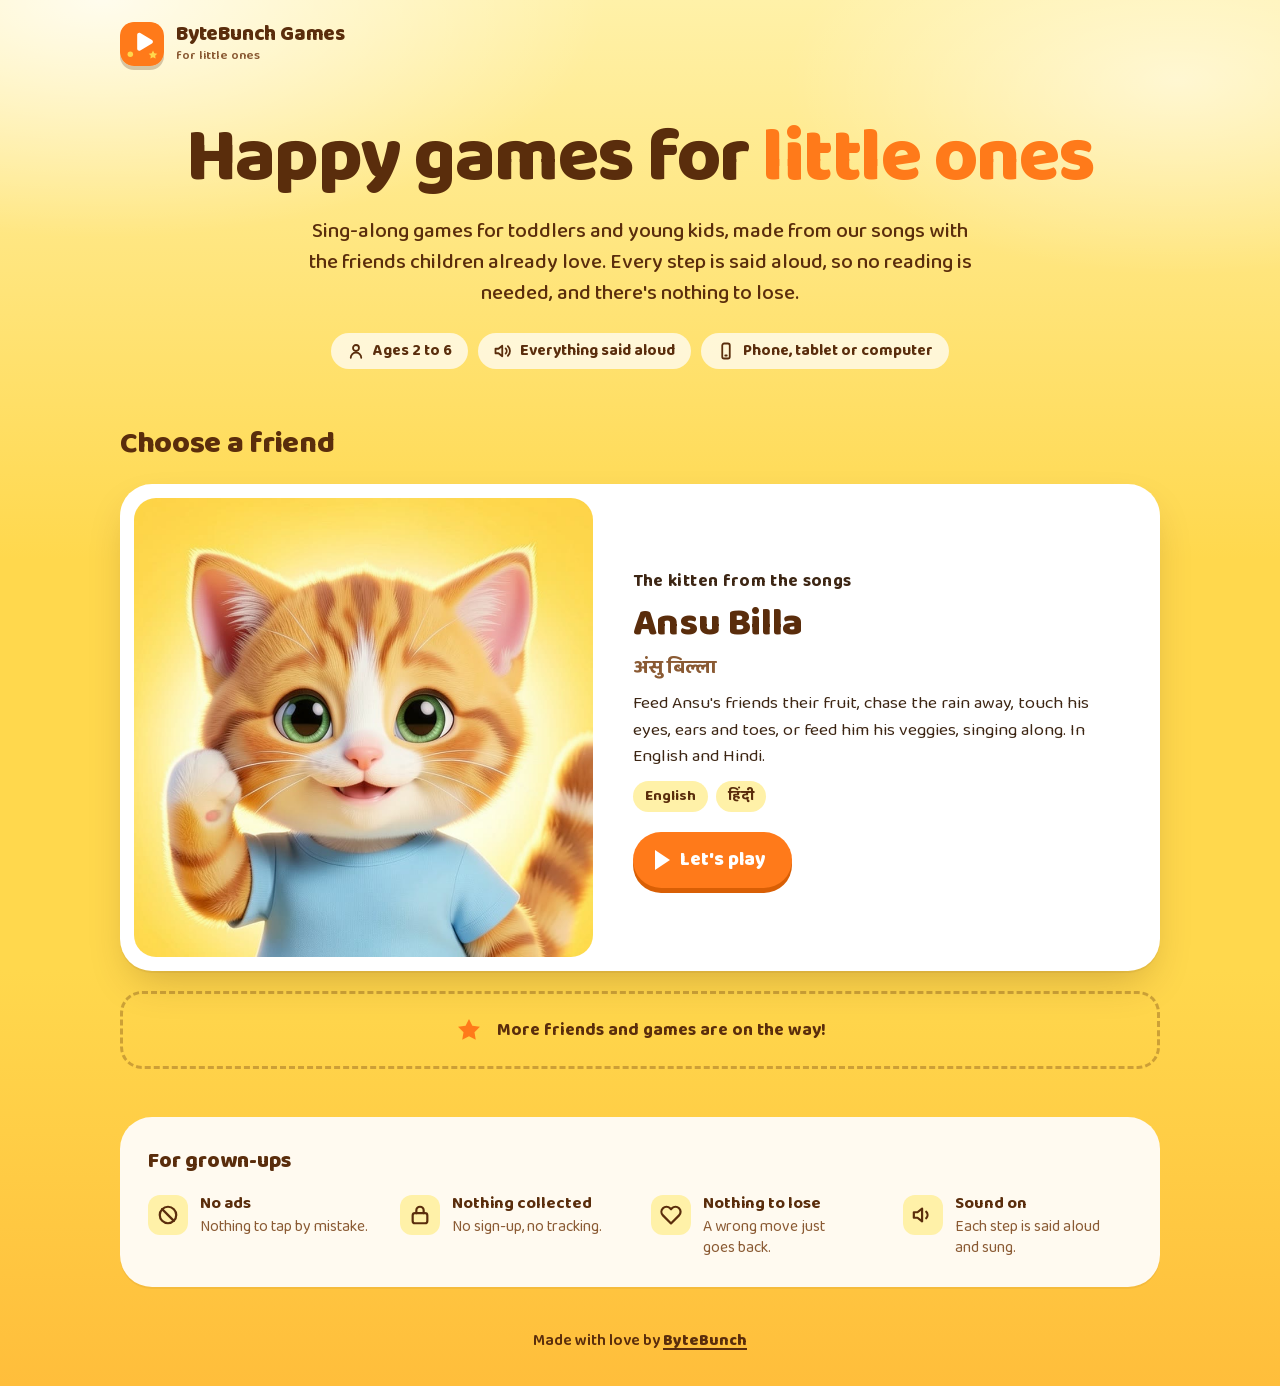
<file: index.html>
<!doctype html>
<html lang="en">
<head>
  <meta charset="utf-8">
  <meta name="viewport" content="width=device-width, initial-scale=1, viewport-fit=cover">
  <title>ByteBunch Games: Happy Games for Toddlers and Kids, Ages 2 to 6</title>
  <meta name="description" content="Sing-along games for toddlers and kids aged 2 to 6, made from the Ansu Billa songs. Everything is said aloud, so no reading is needed. In English and Hindi.">
  <link rel="canonical" href="https://games.bytebunch.com/">
  <meta name="robots" content="index, follow, max-image-preview:large">
  <meta name="theme-color" content="#ffe27a">
  <meta property="og:type" content="website">
  <meta property="og:site_name" content="ByteBunch Games">
  <meta property="og:locale" content="en_US">
  <meta property="og:title" content="ByteBunch Games: Happy Games for Toddlers and Kids, Ages 2 to 6">
  <meta property="og:description" content="Sing-along games for toddlers and kids aged 2 to 6, made from the Ansu Billa songs. Everything is said aloud, so no reading is needed. In English and Hindi.">
  <meta property="og:url" content="https://games.bytebunch.com/">
  <meta property="og:image" content="https://games.bytebunch.com/assets/og-home.jpg">
  <meta property="og:image:width" content="1200">
  <meta property="og:image:height" content="630">
  <meta property="og:image:alt" content="ByteBunch Games: happy games for little ones, with Ansu Billa the kitten">
  <meta name="twitter:card" content="summary_large_image">
  <link rel="icon" href="favicon.ico" sizes="48x48">
  <link rel="icon" href="assets/logo.svg" type="image/svg+xml">
  <link rel="apple-touch-icon" href="assets/logo-180.png">
  <link rel="preload" href="assets/fonts/baloo2-latin.woff2" as="font" type="font/woff2" crossorigin>
  <link rel="stylesheet" href="assets/site.css?v=2026111401">
  <script type="application/ld+json">
{
 "@context": "https://schema.org",
 "@graph": [
  {
   "@type": "Organization",
   "@id": "https://games.bytebunch.com/#bytebunch",
   "name": "ByteBunch",
   "url": "https://bytebunch.com/",
   "logo": "https://games.bytebunch.com/assets/logo-180.png"
  },
  {
   "@type": "WebSite",
   "@id": "https://games.bytebunch.com/#website",
   "name": "ByteBunch Games",
   "url": "https://games.bytebunch.com/",
   "inLanguage": "en",
   "publisher": {
    "@id": "https://games.bytebunch.com/#bytebunch"
   },
   "description": "Sing-along games for toddlers and kids aged 2 to 6."
  },
  {
   "@type": "CollectionPage",
   "@id": "https://games.bytebunch.com/#page",
   "url": "https://games.bytebunch.com/",
   "name": "ByteBunch Games",
   "isPartOf": {
    "@id": "https://games.bytebunch.com/#website"
   },
   "inLanguage": "en",
   "about": "Games for toddlers and young children",
   "hasPart": [
    {
     "@type": "CollectionPage",
     "name": "Ansu Billa's games",
     "url": "https://games.bytebunch.com/ansubilla/"
    }
   ]
  }
 ]
}
  </script>
</head>
<body>
  <header class="wrap topbar">
    <a class="brand" href="./" aria-label="ByteBunch Games, home">
      <img class="brand-mark" src="assets/logo.svg" width="44" height="44" alt="">
      <span class="brand-name">ByteBunch Games<small>for little ones</small></span>
    </a>
  </header>

  <main>
    <section class="wrap hero">
      <h1>Happy games for <em>little ones</em></h1>
      <p class="lead">Sing-along games for toddlers and young kids, made from our songs with the friends children already love. Every step is said aloud, so no reading is needed, and there's nothing to lose.</p>
      <ul class="chips" aria-label="About the games">
        <li class="chip">
          <svg viewBox="0 0 24 24" fill="none" stroke="currentColor" stroke-width="2.4" stroke-linecap="round" stroke-linejoin="round" aria-hidden="true"><circle cx="12" cy="8" r="4"/><path d="M5 21c0-3.9 3.1-7 7-7s7 3.1 7 7"/></svg>
          Ages 2 to 6
        </li>
        <li class="chip">
          <svg viewBox="0 0 24 24" fill="none" stroke="currentColor" stroke-width="2.4" stroke-linecap="round" stroke-linejoin="round" aria-hidden="true"><path d="M11 5 6 9H2v6h4l5 4z"/><path d="M15.5 8.5a5 5 0 0 1 0 7"/><path d="M18.5 5.5a9 9 0 0 1 0 13"/></svg>
          Everything said aloud
        </li>
        <li class="chip">
          <svg viewBox="0 0 24 24" fill="none" stroke="currentColor" stroke-width="2.4" stroke-linecap="round" stroke-linejoin="round" aria-hidden="true"><rect x="7" y="2" width="10" height="20" rx="2.5"/><path d="M11 18h2"/></svg>
          Phone, tablet or computer
        </li>
      </ul>
    </section>

    <section class="wrap section" aria-labelledby="friends-title">
      <div class="section-head">
        <h2 id="friends-title">Choose a friend</h2>
      </div>

      <a class="card link wide" href="ansubilla/">
        <div class="card-media">
          <img src="assets/ansu-billa-400.jpg" srcset="assets/ansu-billa-400.jpg 400w, assets/ansu-billa-800.jpg 800w" sizes="(min-width: 1080px) 470px, (min-width: 760px) 45vw, 100vw" width="800" height="800" alt="Ansu Billa, a little orange kitten in a blue T-shirt, waving hello">
        </div>
        <div class="card-body">
          <p class="eyebrow">The kitten from the songs</p>
          <h3>Ansu Billa</h3>
          <span class="hi" lang="hi">अंसु बिल्ला</span>
          <p>Feed Ansu's friends their fruit, chase the rain away, touch his eyes, ears and toes, or feed him his veggies, singing along. In English and Hindi.</p>
          <ul class="meta" aria-label="Languages">
            <li>English</li>
            <li lang="hi">हिंदी</li>
          </ul>
          <div class="actions">
            <span class="button fake"><span class="tri" aria-hidden="true"></span>Let's play</span>
          </div>
        </div>
      </a>

      <div class="soon">
        <svg viewBox="0 0 24 24" fill="#ff7a1a" aria-hidden="true"><path d="m12 2.5 2.9 5.9 6.5.9-4.7 4.6 1.1 6.5L12 17.3l-5.8 3.1 1.1-6.5L2.6 9.3l6.5-.9z"/></svg>
        More friends and games are on the way!
      </div>
    </section>

    <section class="wrap" aria-labelledby="parents-title">
      <div class="parents">
        <h2 id="parents-title">For grown-ups</h2>
        <ul class="facts">
          <li>
            <span class="icon"><svg viewBox="0 0 24 24" fill="none" stroke="currentColor" stroke-width="2.4" stroke-linecap="round" stroke-linejoin="round" aria-hidden="true"><circle cx="12" cy="12" r="9"/><path d="m5.6 5.6 12.8 12.8"/></svg></span>
            <div><strong>No ads</strong><span>Nothing to tap by mistake.</span></div>
          </li>
          <li>
            <span class="icon"><svg viewBox="0 0 24 24" fill="none" stroke="currentColor" stroke-width="2.4" stroke-linecap="round" stroke-linejoin="round" aria-hidden="true"><rect x="4" y="10" width="16" height="11" rx="2.5"/><path d="M8 10V7a4 4 0 0 1 8 0v3"/></svg></span>
            <div><strong>Nothing collected</strong><span>No sign-up, no tracking.</span></div>
          </li>
          <li>
            <span class="icon"><svg viewBox="0 0 24 24" fill="none" stroke="currentColor" stroke-width="2.4" stroke-linecap="round" stroke-linejoin="round" aria-hidden="true"><path d="M20.8 4.6a5.5 5.5 0 0 0-7.8 0L12 5.7l-1-1.1a5.5 5.5 0 0 0-7.8 7.8L12 21.2l8.8-8.8a5.5 5.5 0 0 0 0-7.8z"/></svg></span>
            <div><strong>Nothing to lose</strong><span>A wrong move just goes back.</span></div>
          </li>
          <li>
            <span class="icon"><svg viewBox="0 0 24 24" fill="none" stroke="currentColor" stroke-width="2.4" stroke-linecap="round" stroke-linejoin="round" aria-hidden="true"><path d="M11 5 6 9H2v6h4l5 4z"/><path d="M15.5 8.5a5 5 0 0 1 0 7"/></svg></span>
            <div><strong>Sound on</strong><span>Each step is said aloud and sung.</span></div>
          </li>
        </ul>
      </div>
    </section>
  </main>

  <footer class="wrap footer">
    Made with love by <a href="https://bytebunch.com">ByteBunch</a>
  </footer>
</body>
</html>
</file>
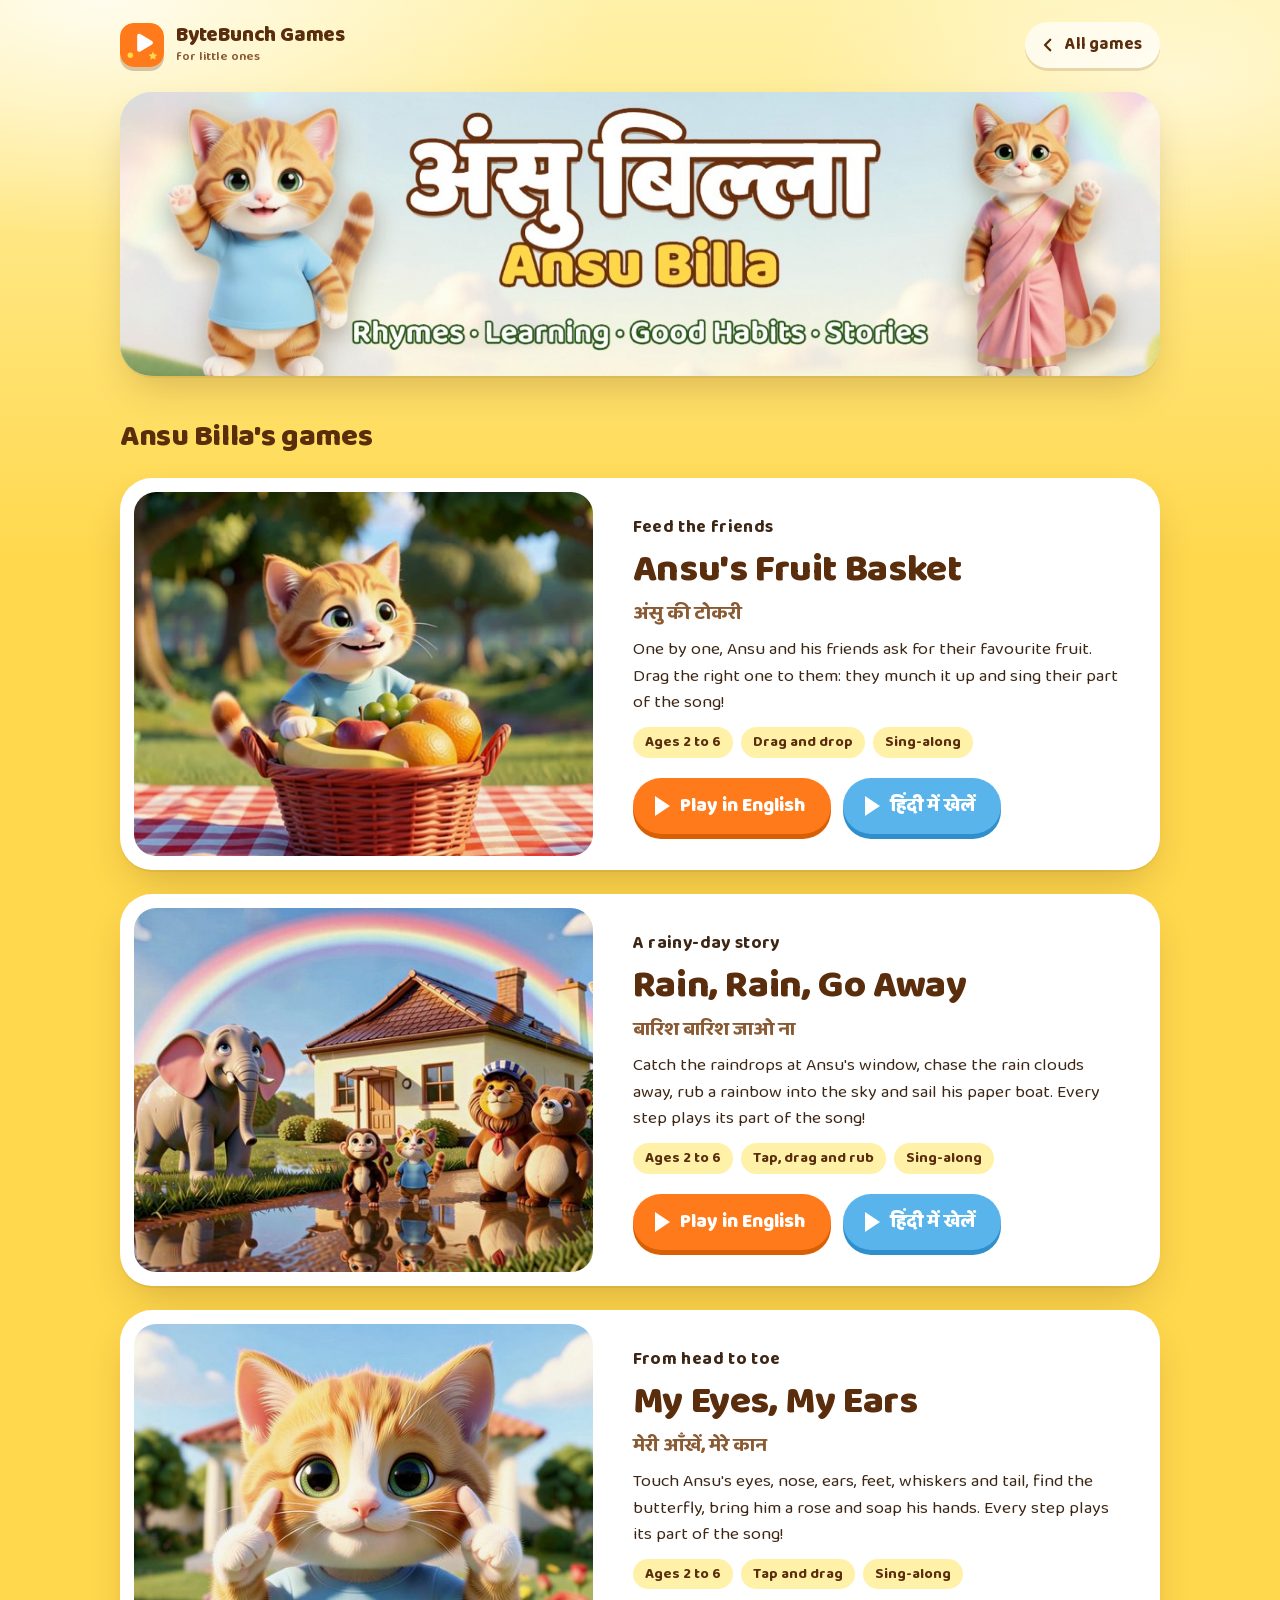
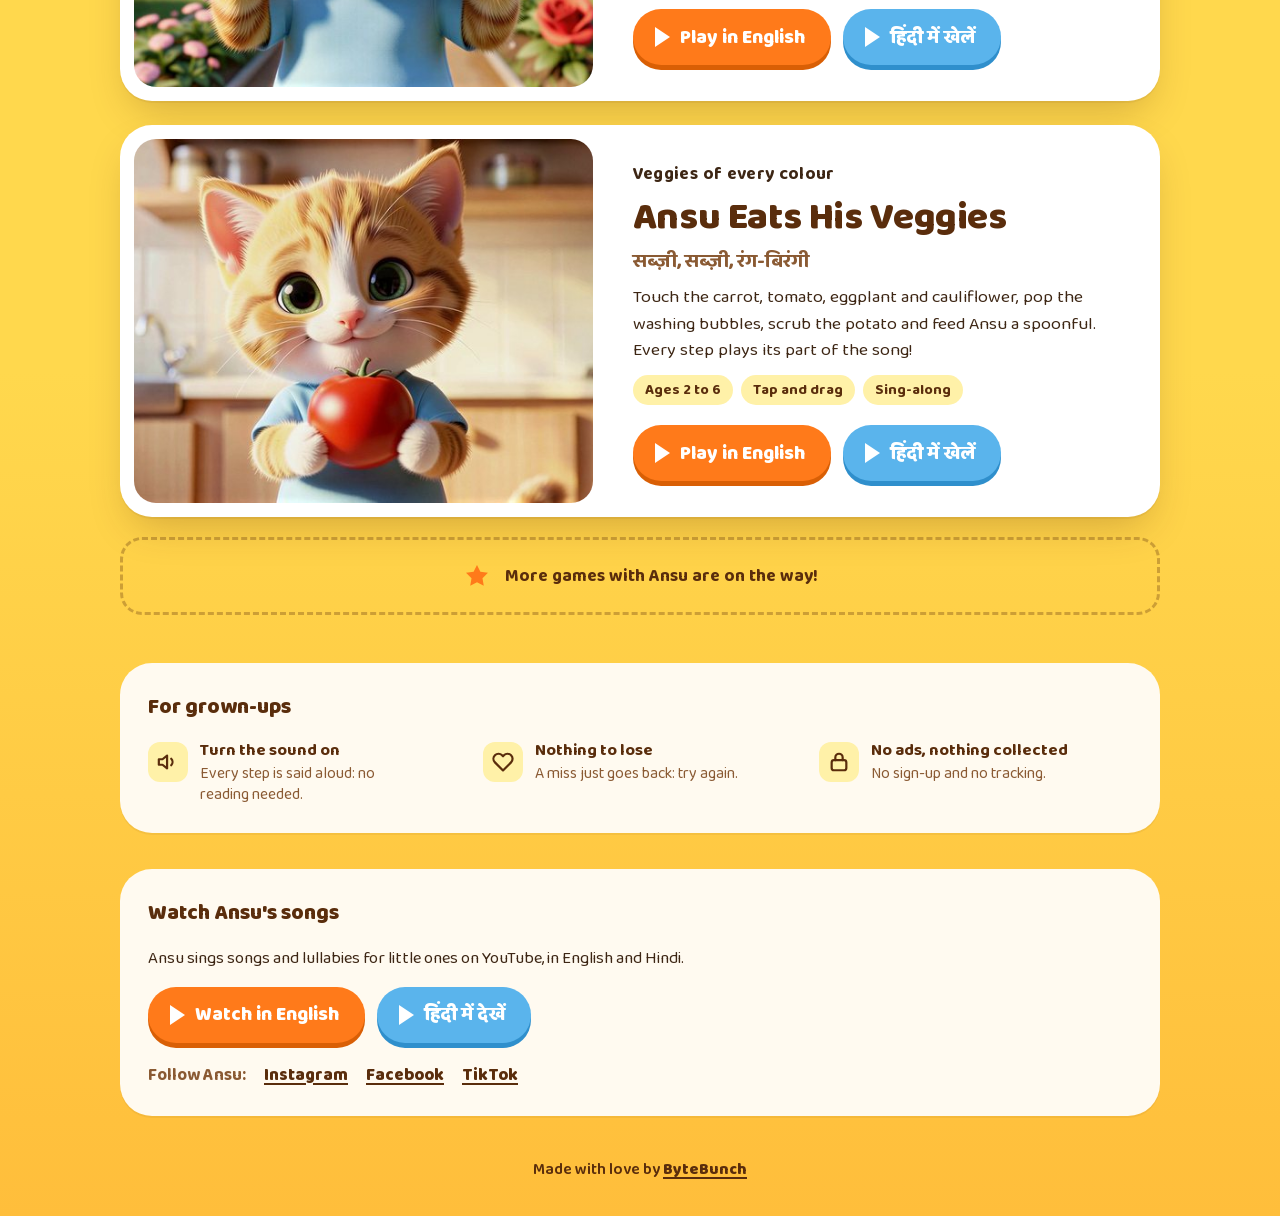
<file: ansubilla/index.html>
<!doctype html>
<html lang="en">
<head>
  <meta charset="utf-8">
  <meta name="viewport" content="width=device-width, initial-scale=1, viewport-fit=cover">
  <title>Ansu Billa Games for Kids in English and Hindi | ByteBunch Games</title>
  <meta name="description" content="Play with Ansu Billa, the kitten from the kids' songs: feed his friends fruit, chase the rain away, learn his eyes and ears, and eat his veggies. Ages 2 to 6.">
  <link rel="canonical" href="https://games.bytebunch.com/ansubilla/">
  <meta name="robots" content="index, follow, max-image-preview:large">
  <meta name="theme-color" content="#ffe27a">
  <meta property="og:type" content="website">
  <meta property="og:site_name" content="ByteBunch Games">
  <meta property="og:locale" content="en_US">
  <meta property="og:title" content="Ansu Billa Games for Kids in English and Hindi | ByteBunch Games">
  <meta property="og:description" content="Play with Ansu Billa, the kitten from the kids' songs: feed his friends fruit, chase the rain away, learn his eyes and ears, and eat his veggies. Ages 2 to 6.">
  <meta property="og:url" content="https://games.bytebunch.com/ansubilla/">
  <meta property="og:image" content="https://games.bytebunch.com/ansubilla/images/og-ansubilla.jpg">
  <meta property="og:image:width" content="1200">
  <meta property="og:image:height" content="630">
  <meta property="og:image:alt" content="Ansu Billa's games: Ansu the orange kitten in a blue T-shirt, waving">
  <meta name="twitter:card" content="summary_large_image">
  <link rel="icon" href="../favicon.ico" sizes="48x48">
  <link rel="icon" href="../assets/logo.svg" type="image/svg+xml">
  <link rel="apple-touch-icon" href="../assets/logo-180.png">
  <link rel="preload" href="../assets/fonts/baloo2-latin.woff2" as="font" type="font/woff2" crossorigin>
  <link rel="stylesheet" href="../assets/site.css?v=2026111401">
  <script type="application/ld+json">
{
 "@context": "https://schema.org",
 "@graph": [
  {
   "@type": "Organization",
   "@id": "https://games.bytebunch.com/#bytebunch",
   "name": "ByteBunch",
   "url": "https://bytebunch.com/",
   "logo": "https://games.bytebunch.com/assets/logo-180.png"
  },
  {
   "@type": "WebSite",
   "@id": "https://games.bytebunch.com/#website",
   "name": "ByteBunch Games",
   "url": "https://games.bytebunch.com/",
   "inLanguage": "en",
   "publisher": {
    "@id": "https://games.bytebunch.com/#bytebunch"
   }
  },
  {
   "@type": "CollectionPage",
   "@id": "https://games.bytebunch.com/ansubilla/#page",
   "url": "https://games.bytebunch.com/ansubilla/",
   "name": "Ansu Billa's games",
   "inLanguage": "en",
   "isPartOf": {
    "@id": "https://games.bytebunch.com/#website"
   },
   "breadcrumb": {
    "@id": "https://games.bytebunch.com/ansubilla/#breadcrumb"
   },
   "mainEntity": {
    "@type": "ItemList",
    "itemListElement": [
     {
      "@type": "ListItem",
      "position": 1,
      "item": {
       "@id": "https://games.bytebunch.com/ansubilla/ansus-fruit-basket/#game"
      }
     },
     {
      "@type": "ListItem",
      "position": 2,
      "item": {
       "@id": "https://games.bytebunch.com/ansubilla/ansu-ki-tokri/#game"
      }
     },
     {
      "@type": "ListItem",
      "position": 3,
      "item": {
       "@id": "https://games.bytebunch.com/ansubilla/rain-rain-go-away/#game"
      }
     },
     {
      "@type": "ListItem",
      "position": 4,
      "item": {
       "@id": "https://games.bytebunch.com/ansubilla/baarish-baarish-jaao-na/#game"
      }
     },
     {
      "@type": "ListItem",
      "position": 5,
      "item": {
       "@id": "https://games.bytebunch.com/ansubilla/my-eyes-my-ears/#game"
      }
     },
     {
      "@type": "ListItem",
      "position": 6,
      "item": {
       "@id": "https://games.bytebunch.com/ansubilla/meri-aankhein-mere-kaan/#game"
      }
     },
     {
      "@type": "ListItem",
      "position": 7,
      "item": {
       "@id": "https://games.bytebunch.com/ansubilla/ansu-eats-his-veggies/#game"
      }
     },
     {
      "@type": "ListItem",
      "position": 8,
      "item": {
       "@id": "https://games.bytebunch.com/ansubilla/sabzi-sabzi-rang-birangi/#game"
      }
     }
    ]
   }
  },
  {
   "@type": "BreadcrumbList",
   "@id": "https://games.bytebunch.com/ansubilla/#breadcrumb",
   "itemListElement": [
    {
     "@type": "ListItem",
     "position": 1,
     "name": "ByteBunch Games",
     "item": "https://games.bytebunch.com/"
    },
    {
     "@type": "ListItem",
     "position": 2,
     "name": "Ansu Billa",
     "item": "https://games.bytebunch.com/ansubilla/"
    }
   ]
  },
  {
   "@type": "VideoGame",
   "@id": "https://games.bytebunch.com/ansubilla/ansus-fruit-basket/#game",
   "name": "Ansu's Fruit Basket",
   "url": "https://games.bytebunch.com/ansubilla/ansus-fruit-basket/",
   "image": "https://games.bytebunch.com/ansubilla/images/og-fruit-basket.jpg",
   "inLanguage": "en",
   "gamePlatform": "Web browser",
   "applicationCategory": "GameApplication",
   "operatingSystem": "Any",
   "audience": {
    "@type": "PeopleAudience",
    "suggestedMinAge": 2,
    "suggestedMaxAge": 6
   },
   "description": "Ansu the kitten and his jungle friends each ask for their favourite fruit. Drag the right one to them: they munch it up and sing!",
   "publisher": {
    "@id": "https://games.bytebunch.com/#bytebunch"
   }
  },
  {
   "@type": "VideoGame",
   "@id": "https://games.bytebunch.com/ansubilla/ansu-ki-tokri/#game",
   "name": "अंसु की टोकरी (Ansu Ki Tokri)",
   "url": "https://games.bytebunch.com/ansubilla/ansu-ki-tokri/",
   "image": "https://games.bytebunch.com/ansubilla/images/og-tokri.jpg",
   "inLanguage": "hi",
   "gamePlatform": "Web browser",
   "applicationCategory": "GameApplication",
   "operatingSystem": "Any",
   "audience": {
    "@type": "PeopleAudience",
    "suggestedMinAge": 2,
    "suggestedMaxAge": 6
   },
   "description": "अंसु बिल्ला और उसके जंगल के दोस्त अपना पसंदीदा फल माँगते हैं। सही फल उन तक पहुँचाओ: वे खाते हैं और गाना गाते हैं!",
   "publisher": {
    "@id": "https://games.bytebunch.com/#bytebunch"
   }
  },
  {
   "@type": "VideoGame",
   "@id": "https://games.bytebunch.com/ansubilla/rain-rain-go-away/#game",
   "name": "Rain, Rain, Go Away",
   "url": "https://games.bytebunch.com/ansubilla/rain-rain-go-away/",
   "image": "https://games.bytebunch.com/ansubilla/images/rain-rain-go-away.jpg",
   "inLanguage": "en",
   "gamePlatform": "Web browser",
   "applicationCategory": "GameApplication",
   "operatingSystem": "Any",
   "audience": {
    "@type": "PeopleAudience",
    "suggestedMinAge": 2,
    "suggestedMaxAge": 6
   },
   "description": "A rainy day with Ansu the kitten: catch the raindrops, chase the clouds away, rub a rainbow into the sky and sail his paper boat, singing along.",
   "publisher": {
    "@id": "https://games.bytebunch.com/#bytebunch"
   }
  },
  {
   "@type": "VideoGame",
   "@id": "https://games.bytebunch.com/ansubilla/baarish-baarish-jaao-na/#game",
   "name": "बारिश बारिश जाओ ना (Baarish Baarish Jaao Na)",
   "url": "https://games.bytebunch.com/ansubilla/baarish-baarish-jaao-na/",
   "image": "https://games.bytebunch.com/ansubilla/images/baarish-baarish-jaao-na.jpg",
   "inLanguage": "hi",
   "gamePlatform": "Web browser",
   "applicationCategory": "GameApplication",
   "operatingSystem": "Any",
   "audience": {
    "@type": "PeopleAudience",
    "suggestedMinAge": 2,
    "suggestedMaxAge": 6
   },
   "description": "अंसु बिल्ला के साथ बारिश का दिन: बूँदें पकड़ो, बादल भगाओ, आसमान में धनक निकालो और पीली कश्ती तैराओ, गाने के साथ!",
   "publisher": {
    "@id": "https://games.bytebunch.com/#bytebunch"
   }
  },
  {
   "@type": "VideoGame",
   "@id": "https://games.bytebunch.com/ansubilla/my-eyes-my-ears/#game",
   "name": "My Eyes, My Ears",
   "url": "https://games.bytebunch.com/ansubilla/my-eyes-my-ears/",
   "image": "https://games.bytebunch.com/ansubilla/images/my-eyes-my-ears.jpg",
   "inLanguage": "en",
   "gamePlatform": "Web browser",
   "applicationCategory": "GameApplication",
   "operatingSystem": "Any",
   "audience": {
    "@type": "PeopleAudience",
    "suggestedMinAge": 2,
    "suggestedMaxAge": 6
   },
   "description": "Learn body parts with Ansu the kitten: touch his eyes, nose, ears, feet, whiskers and tail, bring him a rose and soap his hands, singing along.",
   "publisher": {
    "@id": "https://games.bytebunch.com/#bytebunch"
   }
  },
  {
   "@type": "VideoGame",
   "@id": "https://games.bytebunch.com/ansubilla/meri-aankhein-mere-kaan/#game",
   "name": "मेरी आँखें, मेरे कान (Meri Aankhein, Mere Kaan)",
   "url": "https://games.bytebunch.com/ansubilla/meri-aankhein-mere-kaan/",
   "image": "https://games.bytebunch.com/ansubilla/images/meri-aankhein-mere-kaan.jpg",
   "inLanguage": "hi",
   "gamePlatform": "Web browser",
   "applicationCategory": "GameApplication",
   "operatingSystem": "Any",
   "audience": {
    "@type": "PeopleAudience",
    "suggestedMinAge": 2,
    "suggestedMaxAge": 6
   },
   "description": "अंसु बिल्ला के साथ सर से पैरों तक: उसकी आँखें, नाक, कान, पैर, मूँछें और पूँछ छू कर पहचानो, गुलाब सुंघाओ और हाथ धुलाओ, गाने के साथ!",
   "publisher": {
    "@id": "https://games.bytebunch.com/#bytebunch"
   }
  },
  {
   "@type": "VideoGame",
   "@id": "https://games.bytebunch.com/ansubilla/ansu-eats-his-veggies/#game",
   "name": "Ansu Eats His Veggies",
   "url": "https://games.bytebunch.com/ansubilla/ansu-eats-his-veggies/",
   "image": "https://games.bytebunch.com/ansubilla/images/ansu-eats-his-veggies.jpg",
   "inLanguage": "en",
   "gamePlatform": "Web browser",
   "applicationCategory": "GameApplication",
   "operatingSystem": "Any",
   "audience": {
    "@type": "PeopleAudience",
    "suggestedMinAge": 2,
    "suggestedMaxAge": 6
   },
   "description": "Learn vegetables and colours with Ansu the kitten: touch the carrot, tomato, eggplant and cauliflower, wash and scrub, and feed Ansu, singing along.",
   "publisher": {
    "@id": "https://games.bytebunch.com/#bytebunch"
   }
  },
  {
   "@type": "VideoGame",
   "@id": "https://games.bytebunch.com/ansubilla/sabzi-sabzi-rang-birangi/#game",
   "name": "सब्ज़ी, सब्ज़ी, रंग-बिरंगी (Sabzi Sabzi Rang-Birangi)",
   "url": "https://games.bytebunch.com/ansubilla/sabzi-sabzi-rang-birangi/",
   "image": "https://games.bytebunch.com/ansubilla/images/sabzi-sabzi-rang-birangi.jpg",
   "inLanguage": "hi",
   "gamePlatform": "Web browser",
   "applicationCategory": "GameApplication",
   "operatingSystem": "Any",
   "audience": {
    "@type": "PeopleAudience",
    "suggestedMinAge": 2,
    "suggestedMaxAge": 6
   },
   "description": "अंसु बिल्ला के साथ खेलो: गाजर, टमाटर, बैंगन और फूलगोभी छू कर पहचानो, बुलबुले फोड़ो, आलू रगड़ो और अंसु को सब्ज़ी खिलाओ, गाने के साथ!",
   "publisher": {
    "@id": "https://games.bytebunch.com/#bytebunch"
   }
  }
 ]
}
  </script>
</head>
<body>
  <header class="wrap topbar">
    <a class="brand" href="../" aria-label="ByteBunch Games, home">
      <img class="brand-mark" src="../assets/logo.svg" width="44" height="44" alt="">
      <span class="brand-name">ByteBunch Games<small>for little ones</small></span>
    </a>
    <a class="back" href="../">
      <svg viewBox="0 0 24 24" fill="none" stroke="currentColor" stroke-width="3" stroke-linecap="round" stroke-linejoin="round" aria-hidden="true"><path d="M15 5l-7 7 7 7"/></svg>
      All games
    </a>
  </header>

  <main>
    <div class="wrap">
      <div class="banner">
        <img src="images/banner-800.jpg" srcset="images/banner-800.jpg 800w, images/banner-1400.jpg 1400w" sizes="(min-width: 1080px) 1040px, 100vw" width="1400" height="383" alt="Ansu Billa (अंसु बिल्ला): Rhymes, Learning, Good Habits, Stories">
      </div>
    </div>

    <section class="wrap section" aria-labelledby="games-title">
      <div class="section-head">
        <h1 id="games-title">Ansu Billa's games</h1>
      </div>

      <article class="card wide" aria-labelledby="fruit-basket-title">
        <div class="card-media">
          <img src="images/fruit-basket-640.jpg" srcset="images/fruit-basket-640.jpg 640w, images/fruit-basket-1200.jpg 1200w" sizes="(min-width: 1080px) 470px, (min-width: 760px) 45vw, 100vw" width="1200" height="750" alt="Ansu the kitten smiling behind a basket full of mangoes, oranges, apples, grapes and bananas on a picnic cloth">
        </div>
        <div class="card-body">
          <p class="eyebrow">Feed the friends</p>
          <h3 id="fruit-basket-title">Ansu's Fruit Basket</h3>
          <span class="hi" lang="hi">अंसु की टोकरी</span>
          <p>One by one, Ansu and his friends ask for their favourite fruit. Drag the right one to them: they munch it up and sing their part of the song!</p>
          <ul class="meta" aria-label="About this game">
            <li>Ages 2 to 6</li>
            <li>Drag and drop</li>
            <li>Sing-along</li>
          </ul>
          <div class="actions">
            <a class="button" href="ansus-fruit-basket/"><span class="tri" aria-hidden="true"></span>Play in English</a>
            <a class="button sky" href="ansu-ki-tokri/" lang="hi"><span class="tri" aria-hidden="true"></span>हिंदी में खेलें</a>
          </div>
        </div>
      </article>

      <article class="card wide" aria-labelledby="rain-title">
        <div class="card-media">
          <img src="images/rain-rain-go-away-640.jpg" srcset="images/rain-rain-go-away-640.jpg 640w, images/rain-rain-go-away-1200.jpg 1200w" sizes="(min-width: 1080px) 470px, (min-width: 760px) 45vw, 100vw" width="1200" height="750" loading="lazy" alt="Ansu the kitten with the elephant, monkey, lion, bear and giraffe beside a puddle, a rainbow over the cottage behind them">
        </div>
        <div class="card-body">
          <p class="eyebrow">A rainy-day story</p>
          <h3 id="rain-title">Rain, Rain, Go Away</h3>
          <span class="hi" lang="hi">बारिश बारिश जाओ ना</span>
          <p>Catch the raindrops at Ansu's window, chase the rain clouds away, rub a rainbow into the sky and sail his paper boat. Every step plays its part of the song!</p>
          <ul class="meta" aria-label="About this game">
            <li>Ages 2 to 6</li>
            <li>Tap, drag and rub</li>
            <li>Sing-along</li>
          </ul>
          <div class="actions">
            <a class="button" href="rain-rain-go-away/"><span class="tri" aria-hidden="true"></span>Play in English</a>
            <a class="button sky" href="baarish-baarish-jaao-na/" lang="hi"><span class="tri" aria-hidden="true"></span>हिंदी में खेलें</a>
          </div>
        </div>
      </article>

      <article class="card wide" aria-labelledby="eyes-title">
        <div class="card-media">
          <img src="images/my-eyes-my-ears-640.jpg" srcset="images/my-eyes-my-ears-640.jpg 640w, images/my-eyes-my-ears-1200.jpg 1200w" sizes="(min-width: 1080px) 470px, (min-width: 760px) 45vw, 100vw" width="1200" height="750" loading="lazy" alt="Ansu the kitten in his garden, pointing a finger of each paw at his big green eyes">
        </div>
        <div class="card-body">
          <p class="eyebrow">From head to toe</p>
          <h3 id="eyes-title">My Eyes, My Ears</h3>
          <span class="hi" lang="hi">मेरी आँखें, मेरे कान</span>
          <p>Touch Ansu's eyes, nose, ears, feet, whiskers and tail, find the butterfly, bring him a rose and soap his hands. Every step plays its part of the song!</p>
          <ul class="meta" aria-label="About this game">
            <li>Ages 2 to 6</li>
            <li>Tap and drag</li>
            <li>Sing-along</li>
          </ul>
          <div class="actions">
            <a class="button" href="my-eyes-my-ears/"><span class="tri" aria-hidden="true"></span>Play in English</a>
            <a class="button sky" href="meri-aankhein-mere-kaan/" lang="hi"><span class="tri" aria-hidden="true"></span>हिंदी में खेलें</a>
          </div>
        </div>
      </article>

      <article class="card wide" aria-labelledby="veggies-title">
        <div class="card-media">
          <img src="images/ansu-eats-his-veggies-640.jpg" srcset="images/ansu-eats-his-veggies-640.jpg 640w, images/ansu-eats-his-veggies-1200.jpg 1200w" sizes="(min-width: 1080px) 470px, (min-width: 760px) 45vw, 100vw" width="1200" height="750" loading="lazy" alt="Ansu the kitten in the kitchen, holding a big red tomato in both paws">
        </div>
        <div class="card-body">
          <p class="eyebrow">Veggies of every colour</p>
          <h3 id="veggies-title">Ansu Eats His Veggies</h3>
          <span class="hi" lang="hi">सब्ज़ी, सब्ज़ी, रंग-बिरंगी</span>
          <p>Touch the carrot, tomato, eggplant and cauliflower, pop the washing bubbles, scrub the potato and feed Ansu a spoonful. Every step plays its part of the song!</p>
          <ul class="meta" aria-label="About this game">
            <li>Ages 2 to 6</li>
            <li>Tap and drag</li>
            <li>Sing-along</li>
          </ul>
          <div class="actions">
            <a class="button" href="ansu-eats-his-veggies/"><span class="tri" aria-hidden="true"></span>Play in English</a>
            <a class="button sky" href="sabzi-sabzi-rang-birangi/" lang="hi"><span class="tri" aria-hidden="true"></span>हिंदी में खेलें</a>
          </div>
        </div>
      </article>

      <div class="soon">
        <svg viewBox="0 0 24 24" fill="#ff7a1a" aria-hidden="true"><path d="m12 2.5 2.9 5.9 6.5.9-4.7 4.6 1.1 6.5L12 17.3l-5.8 3.1 1.1-6.5L2.6 9.3l6.5-.9z"/></svg>
        More games with Ansu are on the way!
      </div>
    </section>

    <section class="wrap" aria-labelledby="parents-title">
      <div class="parents">
        <h2 id="parents-title">For grown-ups</h2>
        <ul class="facts">
          <li>
            <span class="icon"><svg viewBox="0 0 24 24" fill="none" stroke="currentColor" stroke-width="2.4" stroke-linecap="round" stroke-linejoin="round" aria-hidden="true"><path d="M11 5 6 9H2v6h4l5 4z"/><path d="M15.5 8.5a5 5 0 0 1 0 7"/></svg></span>
            <div><strong>Turn the sound on</strong><span>Every step is said aloud: no reading needed.</span></div>
          </li>
          <li>
            <span class="icon"><svg viewBox="0 0 24 24" fill="none" stroke="currentColor" stroke-width="2.4" stroke-linecap="round" stroke-linejoin="round" aria-hidden="true"><path d="M20.8 4.6a5.5 5.5 0 0 0-7.8 0L12 5.7l-1-1.1a5.5 5.5 0 0 0-7.8 7.8L12 21.2l8.8-8.8a5.5 5.5 0 0 0 0-7.8z"/></svg></span>
            <div><strong>Nothing to lose</strong><span>A miss just goes back: try again.</span></div>
          </li>
          <li>
            <span class="icon"><svg viewBox="0 0 24 24" fill="none" stroke="currentColor" stroke-width="2.4" stroke-linecap="round" stroke-linejoin="round" aria-hidden="true"><rect x="4" y="10" width="16" height="11" rx="2.5"/><path d="M8 10V7a4 4 0 0 1 8 0v3"/></svg></span>
            <div><strong>No ads, nothing collected</strong><span>No sign-up and no tracking.</span></div>
          </li>
        </ul>
      </div>
    </section>

    <section class="wrap" aria-labelledby="watch-title">
      <div class="parents">
        <h2 id="watch-title">Watch Ansu's songs</h2>
        <p class="watch-lead">Ansu sings songs and lullabies for little ones on YouTube, in English and Hindi.</p>
        <div class="watch-actions">
          <a class="button" href="https://www.youtube.com/@ansubillaenglish" rel="noopener"><span class="tri" aria-hidden="true"></span>Watch in English</a>
          <a class="button sky" href="https://www.youtube.com/@ansubilla" lang="hi" rel="noopener"><span class="tri" aria-hidden="true"></span>हिंदी में देखें</a>
        </div>
        <ul class="follow" aria-label="Follow Ansu Billa">
          <li>Follow Ansu:</li>
          <li><a href="https://www.instagram.com/ansubilla.official/" rel="noopener">Instagram</a></li>
          <li><a href="https://www.facebook.com/ansubilla.official" rel="noopener">Facebook</a></li>
          <li><a href="https://www.tiktok.com/@ansubilla.official" rel="noopener">TikTok</a></li>
        </ul>
      </div>
    </section>
  </main>

  <footer class="wrap footer">
    Made with love by <a href="https://bytebunch.com">ByteBunch</a>
  </footer>
</body>
</html>
</file>
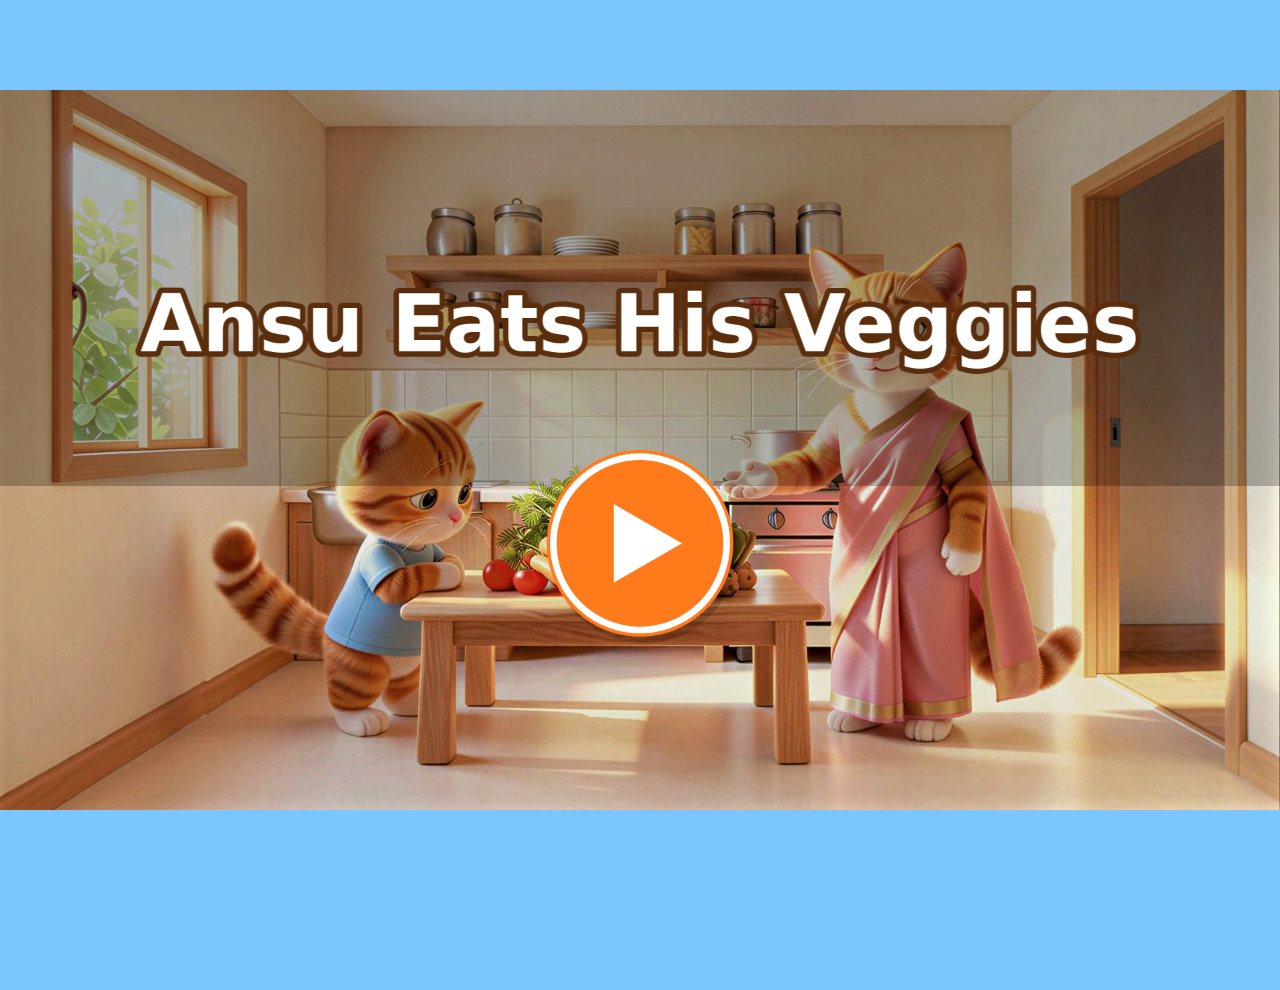
<file: ansubilla/ansu-eats-his-veggies/index.html>
<!doctype html>
<html lang="en">
  <head>
    <meta charset="utf-8" />
    <meta name="viewport" content="width=device-width, initial-scale=1, viewport-fit=cover, user-scalable=no" />
    <meta name="theme-color" content="#7cc6ff" />
    <title>Ansu Eats His Veggies: a Vegetables Game for Kids Aged 2 to 6</title>
    <meta name="description" content="Learn vegetables and colours with Ansu the kitten: touch the carrot, tomato, eggplant and cauliflower, wash and scrub, and feed Ansu, singing along. Ages 2 to 6.">
    <link rel="canonical" href="https://games.bytebunch.com/ansubilla/ansu-eats-his-veggies/">
    <link rel="alternate" hreflang="en" href="https://games.bytebunch.com/ansubilla/ansu-eats-his-veggies/">
    <link rel="alternate" hreflang="hi" href="https://games.bytebunch.com/ansubilla/sabzi-sabzi-rang-birangi/">
    <link rel="alternate" hreflang="x-default" href="https://games.bytebunch.com/ansubilla/ansu-eats-his-veggies/">
    <meta property="og:type" content="website">
    <meta property="og:title" content="Ansu Eats His Veggies: a Vegetables Game for Kids Aged 2 to 6">
    <meta property="og:locale" content="en_US">
    <meta property="og:site_name" content="ByteBunch Games">
    <meta property="og:description" content="Learn vegetables and colours with Ansu the kitten: touch the carrot, tomato, eggplant and cauliflower, wash and scrub, and feed Ansu, singing along. Ages 2 to 6.">
    <meta property="og:url" content="https://games.bytebunch.com/ansubilla/ansu-eats-his-veggies/">
    <meta property="og:image" content="https://games.bytebunch.com/ansubilla/images/ansu-eats-his-veggies.jpg">
    <meta name="twitter:card" content="summary_large_image">
    <script type="application/ld+json">{"@context":"https://schema.org","@type":"VideoGame","name":"Ansu Eats His Veggies","description":"Learn vegetables and colours with Ansu the kitten: touch the carrot, tomato, eggplant and cauliflower, wash and scrub, and feed Ansu, singing along. Ages 2 to 6.","url":"https://games.bytebunch.com/ansubilla/ansu-eats-his-veggies/","image":"https://games.bytebunch.com/ansubilla/images/ansu-eats-his-veggies.jpg","inLanguage":"en","gamePlatform":"Web browser","applicationCategory":"GameApplication","operatingSystem":"Any","audience":{"@type":"PeopleAudience","suggestedMinAge":2,"suggestedMaxAge":6},"publisher":{"@type":"Organization","name":"ByteBunch Games"}}</script>
    <style>html,body{touch-action:none;background:#7cc6ff;height:100%;margin:0;overflow:hidden}#game{width:100%;height:100%}#game canvas{display:block}.visually-hidden{clip:rect(0 0 0 0);white-space:nowrap;width:1px;height:1px;position:absolute;overflow:hidden}</style>
    <script type="module" crossorigin src="./assets/index-BkR16ig4.js"></script>
  </head>
  <body>
    <h1 class="visually-hidden">Ansu Eats His Veggies</h1>
    <noscript><p>Learn vegetables and colours with Ansu the kitten: touch the carrot, tomato, eggplant and cauliflower, wash and scrub, and feed Ansu, singing along. Ages 2 to 6.</p><p>This game needs JavaScript.</p></noscript>
    <div id="game"></div>
  </body>
</html>
</file>
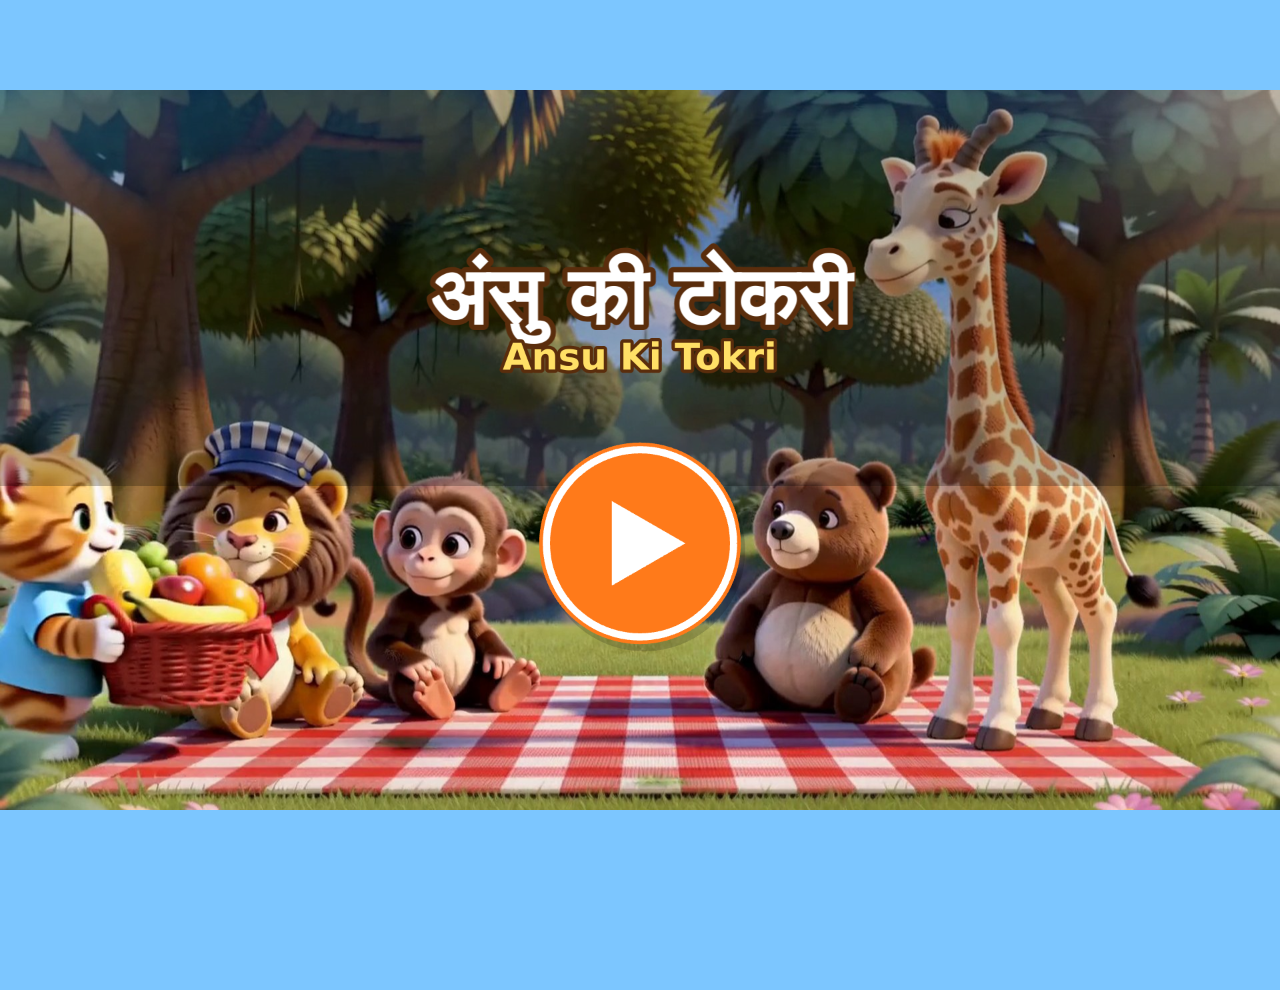
<file: ansubilla/ansu-ki-tokri/index.html>
<!doctype html>
<html lang="hi">
  <head>
    <meta charset="utf-8" />
    <meta name="viewport" content="width=device-width, initial-scale=1, viewport-fit=cover, user-scalable=no" />
    <meta name="theme-color" content="#7cc6ff" />
    <title>अंसु की टोकरी (Ansu Ki Tokri): बच्चों का फल वाला खेल</title>
    <meta name="description" content="अंसु बिल्ला और उसके जंगल के दोस्त अपना पसंदीदा फल माँगते हैं। सही फल उन तक पहुँचाओ: वे मज़े से खाते हैं और गाना गाते हैं! 2 से 6 साल के बच्चों के लिए गाने वाला खेल।">
    <link rel="canonical" href="https://games.bytebunch.com/ansubilla/ansu-ki-tokri/">
    <link rel="alternate" hreflang="hi" href="https://games.bytebunch.com/ansubilla/ansu-ki-tokri/">
    <link rel="alternate" hreflang="en" href="https://games.bytebunch.com/ansubilla/ansus-fruit-basket/">
    <link rel="alternate" hreflang="x-default" href="https://games.bytebunch.com/ansubilla/ansus-fruit-basket/">
    <meta property="og:type" content="website">
    <meta property="og:title" content="अंसु की टोकरी (Ansu Ki Tokri): बच्चों का फल वाला खेल">
    <meta property="og:locale" content="hi_IN">
    <meta property="og:site_name" content="ByteBunch Games">
    <meta property="og:description" content="अंसु बिल्ला और उसके जंगल के दोस्त अपना पसंदीदा फल माँगते हैं। सही फल उन तक पहुँचाओ: वे मज़े से खाते हैं और गाना गाते हैं! 2 से 6 साल के बच्चों के लिए गाने वाला खेल।">
    <meta property="og:url" content="https://games.bytebunch.com/ansubilla/ansu-ki-tokri/">
    <meta property="og:image" content="https://games.bytebunch.com/ansubilla/images/og-tokri.jpg">
    <meta name="twitter:card" content="summary_large_image">
    <script type="application/ld+json">{"@context":"https://schema.org","@type":"VideoGame","name":"अंसु की टोकरी · Ansu Ki Tokri","description":"अंसु बिल्ला और उसके जंगल के दोस्त अपना पसंदीदा फल माँगते हैं। सही फल उन तक पहुँचाओ: वे मज़े से खाते हैं और गाना गाते हैं! 2 से 6 साल के बच्चों के लिए गाने वाला खेल।","url":"https://games.bytebunch.com/ansubilla/ansu-ki-tokri/","image":"https://games.bytebunch.com/ansubilla/images/og-tokri.jpg","inLanguage":"hi","gamePlatform":"Web browser","applicationCategory":"GameApplication","operatingSystem":"Any","audience":{"@type":"PeopleAudience","suggestedMinAge":2,"suggestedMaxAge":6},"publisher":{"@type":"Organization","name":"ByteBunch Games"}}</script>
    <style>html,body{touch-action:none;background:#7cc6ff;height:100%;margin:0;overflow:hidden}#game{width:100%;height:100%}#game canvas{display:block}.visually-hidden{clip:rect(0 0 0 0);white-space:nowrap;width:1px;height:1px;position:absolute;overflow:hidden}</style>
    <script type="module" crossorigin src="./assets/index-DuxgOznP.js"></script>
  </head>
  <body>
    <h1 class="visually-hidden">अंसु की टोकरी · Ansu Ki Tokri</h1>
    <noscript><p>अंसु बिल्ला और उसके जंगल के दोस्त अपना पसंदीदा फल माँगते हैं। सही फल उन तक पहुँचाओ: वे मज़े से खाते हैं और गाना गाते हैं! 2 से 6 साल के बच्चों के लिए गाने वाला खेल।</p><p>This game needs JavaScript.</p></noscript>
    <div id="game"></div>
  </body>
</html>
</file>
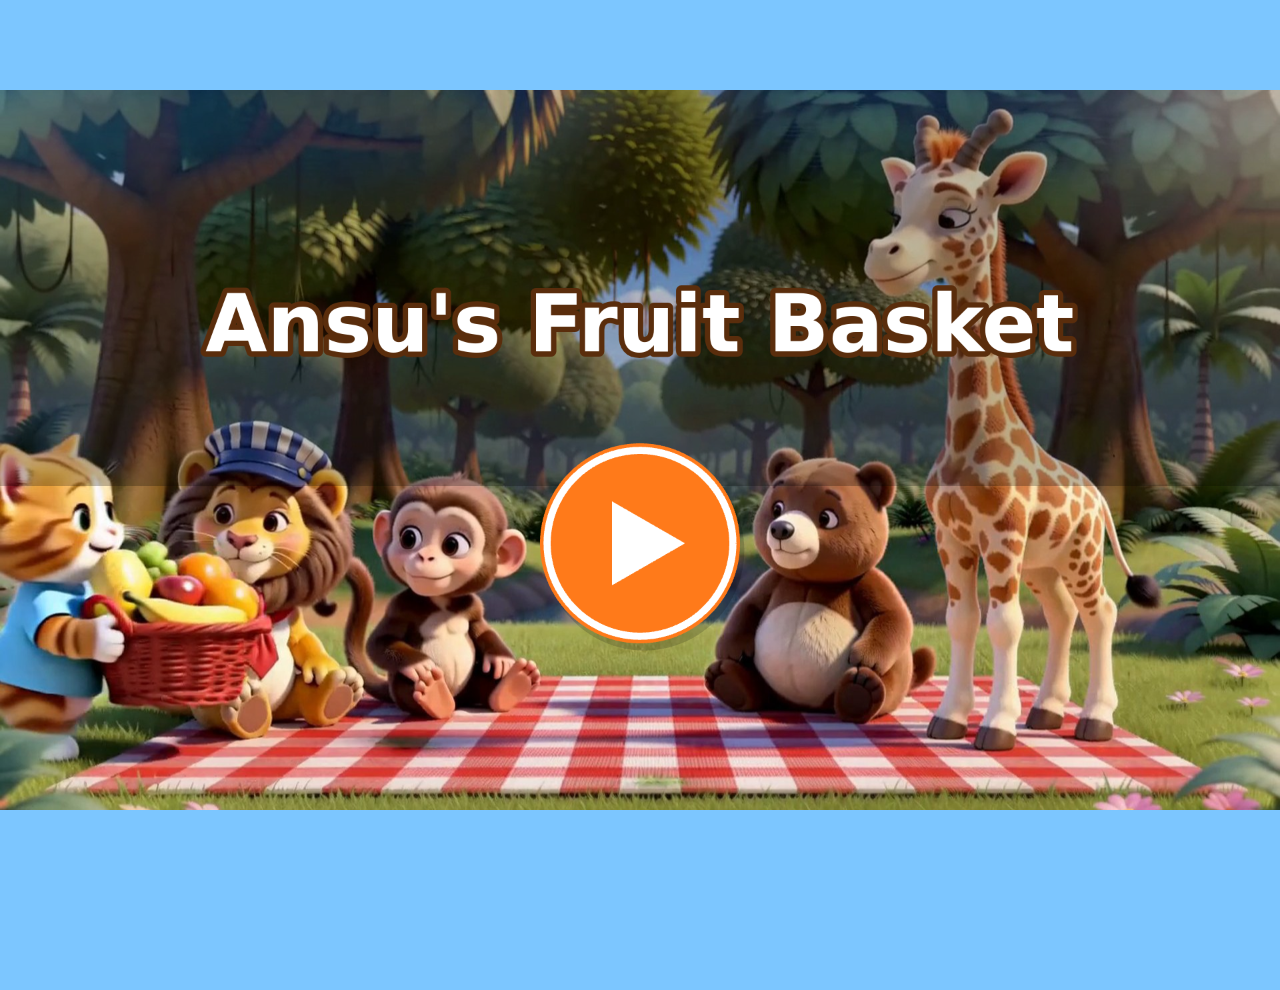
<file: ansubilla/ansus-fruit-basket/index.html>
<!doctype html>
<html lang="en">
  <head>
    <meta charset="utf-8" />
    <meta name="viewport" content="width=device-width, initial-scale=1, viewport-fit=cover, user-scalable=no" />
    <meta name="theme-color" content="#7cc6ff" />
    <title>Ansu&#39;s Fruit Basket: a Fruit Game for Kids Aged 2 to 6</title>
    <meta name="description" content="Ansu the kitten and his jungle friends each ask for their favourite fruit. Drag the right one to them: they munch it up and sing! A sing-along game for toddlers and kids aged 2 to 6.">
    <link rel="canonical" href="https://games.bytebunch.com/ansubilla/ansus-fruit-basket/">
    <link rel="alternate" hreflang="en" href="https://games.bytebunch.com/ansubilla/ansus-fruit-basket/">
    <link rel="alternate" hreflang="hi" href="https://games.bytebunch.com/ansubilla/ansu-ki-tokri/">
    <link rel="alternate" hreflang="x-default" href="https://games.bytebunch.com/ansubilla/ansus-fruit-basket/">
    <meta property="og:type" content="website">
    <meta property="og:title" content="Ansu&#39;s Fruit Basket: a Fruit Game for Kids Aged 2 to 6">
    <meta property="og:locale" content="en_US">
    <meta property="og:site_name" content="ByteBunch Games">
    <meta property="og:description" content="Ansu the kitten and his jungle friends each ask for their favourite fruit. Drag the right one to them: they munch it up and sing! A sing-along game for toddlers and kids aged 2 to 6.">
    <meta property="og:url" content="https://games.bytebunch.com/ansubilla/ansus-fruit-basket/">
    <meta property="og:image" content="https://games.bytebunch.com/ansubilla/images/og-fruit-basket.jpg">
    <meta name="twitter:card" content="summary_large_image">
    <script type="application/ld+json">{"@context":"https://schema.org","@type":"VideoGame","name":"Ansu's Fruit Basket","description":"Ansu the kitten and his jungle friends each ask for their favourite fruit. Drag the right one to them: they munch it up and sing! A sing-along game for toddlers and kids aged 2 to 6.","url":"https://games.bytebunch.com/ansubilla/ansus-fruit-basket/","image":"https://games.bytebunch.com/ansubilla/images/og-fruit-basket.jpg","inLanguage":"en","gamePlatform":"Web browser","applicationCategory":"GameApplication","operatingSystem":"Any","audience":{"@type":"PeopleAudience","suggestedMinAge":2,"suggestedMaxAge":6},"publisher":{"@type":"Organization","name":"ByteBunch Games"}}</script>
    <style>html,body{touch-action:none;background:#7cc6ff;height:100%;margin:0;overflow:hidden}#game{width:100%;height:100%}#game canvas{display:block}.visually-hidden{clip:rect(0 0 0 0);white-space:nowrap;width:1px;height:1px;position:absolute;overflow:hidden}</style>
    <script type="module" crossorigin src="./assets/index-DuxgOznP.js"></script>
  </head>
  <body>
    <h1 class="visually-hidden">Ansu&#39;s Fruit Basket</h1>
    <noscript><p>Ansu the kitten and his jungle friends each ask for their favourite fruit. Drag the right one to them: they munch it up and sing! A sing-along game for toddlers and kids aged 2 to 6.</p><p>This game needs JavaScript.</p></noscript>
    <div id="game"></div>
  </body>
</html>
</file>
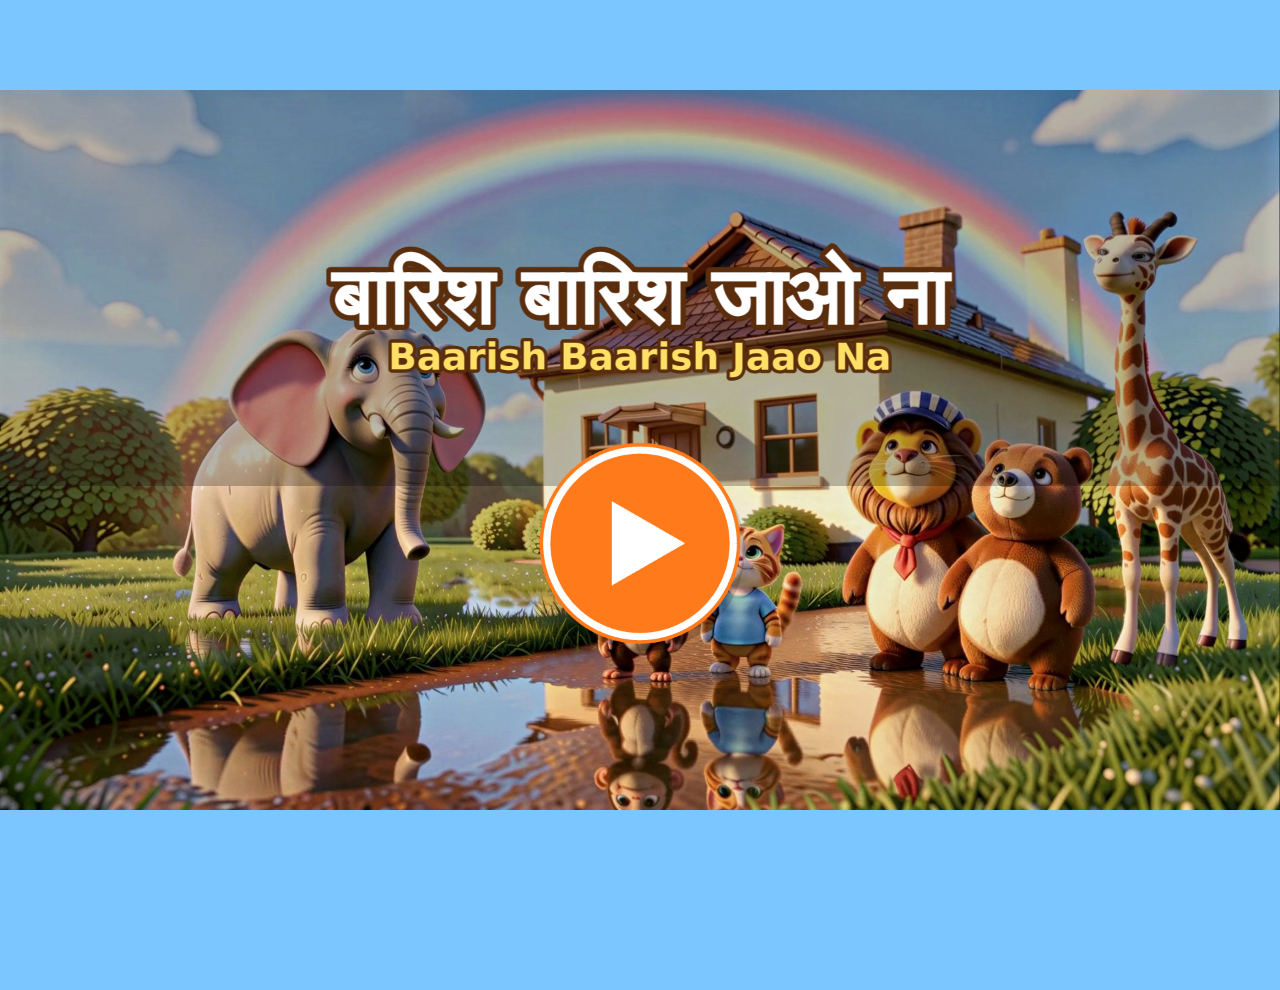
<file: ansubilla/baarish-baarish-jaao-na/index.html>
<!doctype html>
<html lang="hi">
  <head>
    <meta charset="utf-8" />
    <meta name="viewport" content="width=device-width, initial-scale=1, viewport-fit=cover, user-scalable=no" />
    <meta name="theme-color" content="#7cc6ff" />
    <title>बारिश बारिश जाओ ना (Baarish Baarish Jaao Na): बारिश वाला खेल</title>
    <meta name="description" content="अंसु बिल्ला के साथ बारिश में खेलो: बूँदें पकड़ो, बादल भगाओ, धनक निकालो और पीली कश्ती तैराओ, गाने के साथ! 2 से 6 साल के बच्चों के लिए।">
    <link rel="canonical" href="https://games.bytebunch.com/ansubilla/baarish-baarish-jaao-na/">
    <link rel="alternate" hreflang="hi" href="https://games.bytebunch.com/ansubilla/baarish-baarish-jaao-na/">
    <link rel="alternate" hreflang="en" href="https://games.bytebunch.com/ansubilla/rain-rain-go-away/">
    <link rel="alternate" hreflang="x-default" href="https://games.bytebunch.com/ansubilla/rain-rain-go-away/">
    <meta property="og:type" content="website">
    <meta property="og:title" content="बारिश बारिश जाओ ना (Baarish Baarish Jaao Na): बारिश वाला खेल">
    <meta property="og:locale" content="hi_IN">
    <meta property="og:site_name" content="ByteBunch Games">
    <meta property="og:description" content="अंसु बिल्ला के साथ बारिश में खेलो: बूँदें पकड़ो, बादल भगाओ, धनक निकालो और पीली कश्ती तैराओ, गाने के साथ! 2 से 6 साल के बच्चों के लिए।">
    <meta property="og:url" content="https://games.bytebunch.com/ansubilla/baarish-baarish-jaao-na/">
    <meta property="og:image" content="https://games.bytebunch.com/ansubilla/images/baarish-baarish-jaao-na.jpg">
    <meta name="twitter:card" content="summary_large_image">
    <script type="application/ld+json">{"@context":"https://schema.org","@type":"VideoGame","name":"बारिश बारिश जाओ ना · Baarish Baarish Jaao Na","description":"अंसु बिल्ला के साथ बारिश में खेलो: बूँदें पकड़ो, बादल भगाओ, धनक निकालो और पीली कश्ती तैराओ, गाने के साथ! 2 से 6 साल के बच्चों के लिए।","url":"https://games.bytebunch.com/ansubilla/baarish-baarish-jaao-na/","image":"https://games.bytebunch.com/ansubilla/images/baarish-baarish-jaao-na.jpg","inLanguage":"hi","gamePlatform":"Web browser","applicationCategory":"GameApplication","operatingSystem":"Any","audience":{"@type":"PeopleAudience","suggestedMinAge":2,"suggestedMaxAge":6},"publisher":{"@type":"Organization","name":"ByteBunch Games"}}</script>
    <style>html,body{touch-action:none;background:#7cc6ff;height:100%;margin:0;overflow:hidden}#game{width:100%;height:100%}#game canvas{display:block}.visually-hidden{clip:rect(0 0 0 0);white-space:nowrap;width:1px;height:1px;position:absolute;overflow:hidden}</style>
    <script type="module" crossorigin src="./assets/index-BkR16ig4.js"></script>
  </head>
  <body>
    <h1 class="visually-hidden">बारिश बारिश जाओ ना · Baarish Baarish Jaao Na</h1>
    <noscript><p>अंसु बिल्ला के साथ बारिश में खेलो: बूँदें पकड़ो, बादल भगाओ, धनक निकालो और पीली कश्ती तैराओ, गाने के साथ! 2 से 6 साल के बच्चों के लिए।</p><p>This game needs JavaScript.</p></noscript>
    <div id="game"></div>
  </body>
</html>
</file>
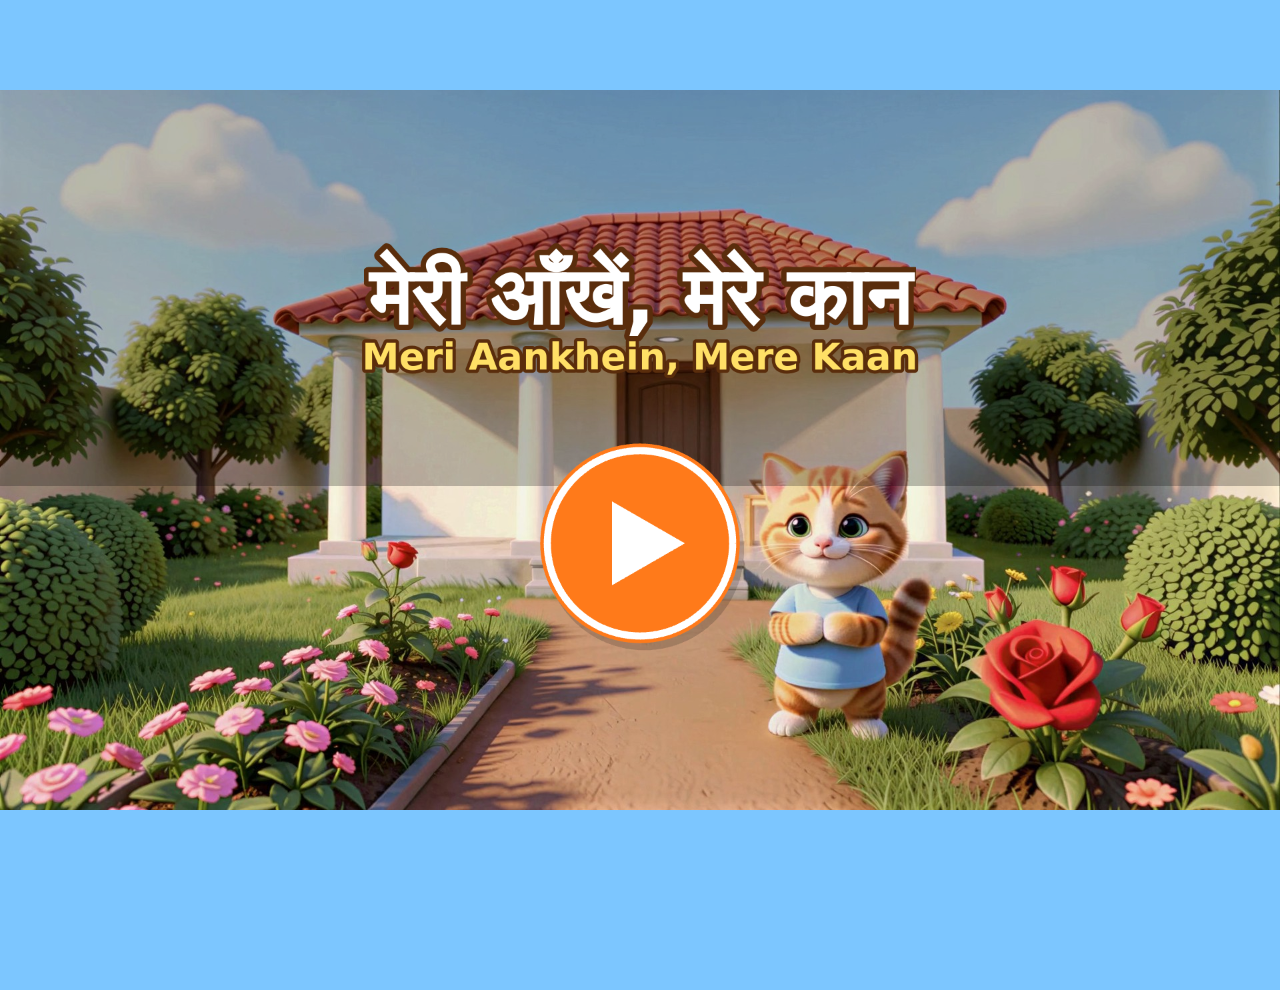
<file: ansubilla/meri-aankhein-mere-kaan/index.html>
<!doctype html>
<html lang="hi">
  <head>
    <meta charset="utf-8" />
    <meta name="viewport" content="width=device-width, initial-scale=1, viewport-fit=cover, user-scalable=no" />
    <meta name="theme-color" content="#7cc6ff" />
    <title>मेरी आँखें, मेरे कान (Meri Aankhein, Mere Kaan): सर से पैरों तक का खेल</title>
    <meta name="description" content="अंसु बिल्ला के साथ खेलो: उसकी आँखें, नाक, कान, पैर, मूँछें और पूँछ छू कर पहचानो, गुलाब सुंघाओ और हाथ धुलाओ, गाने के साथ! 2 से 6 साल के बच्चों के लिए।">
    <link rel="canonical" href="https://games.bytebunch.com/ansubilla/meri-aankhein-mere-kaan/">
    <link rel="alternate" hreflang="hi" href="https://games.bytebunch.com/ansubilla/meri-aankhein-mere-kaan/">
    <link rel="alternate" hreflang="en" href="https://games.bytebunch.com/ansubilla/my-eyes-my-ears/">
    <link rel="alternate" hreflang="x-default" href="https://games.bytebunch.com/ansubilla/my-eyes-my-ears/">
    <meta property="og:type" content="website">
    <meta property="og:title" content="मेरी आँखें, मेरे कान (Meri Aankhein, Mere Kaan): सर से पैरों तक का खेल">
    <meta property="og:locale" content="hi_IN">
    <meta property="og:site_name" content="ByteBunch Games">
    <meta property="og:description" content="अंसु बिल्ला के साथ खेलो: उसकी आँखें, नाक, कान, पैर, मूँछें और पूँछ छू कर पहचानो, गुलाब सुंघाओ और हाथ धुलाओ, गाने के साथ! 2 से 6 साल के बच्चों के लिए।">
    <meta property="og:url" content="https://games.bytebunch.com/ansubilla/meri-aankhein-mere-kaan/">
    <meta property="og:image" content="https://games.bytebunch.com/ansubilla/images/meri-aankhein-mere-kaan.jpg">
    <meta name="twitter:card" content="summary_large_image">
    <script type="application/ld+json">{"@context":"https://schema.org","@type":"VideoGame","name":"मेरी आँखें, मेरे कान · Meri Aankhein, Mere Kaan","description":"अंसु बिल्ला के साथ खेलो: उसकी आँखें, नाक, कान, पैर, मूँछें और पूँछ छू कर पहचानो, गुलाब सुंघाओ और हाथ धुलाओ, गाने के साथ! 2 से 6 साल के बच्चों के लिए।","url":"https://games.bytebunch.com/ansubilla/meri-aankhein-mere-kaan/","image":"https://games.bytebunch.com/ansubilla/images/meri-aankhein-mere-kaan.jpg","inLanguage":"hi","gamePlatform":"Web browser","applicationCategory":"GameApplication","operatingSystem":"Any","audience":{"@type":"PeopleAudience","suggestedMinAge":2,"suggestedMaxAge":6},"publisher":{"@type":"Organization","name":"ByteBunch Games"}}</script>
    <style>html,body{touch-action:none;background:#7cc6ff;height:100%;margin:0;overflow:hidden}#game{width:100%;height:100%}#game canvas{display:block}.visually-hidden{clip:rect(0 0 0 0);white-space:nowrap;width:1px;height:1px;position:absolute;overflow:hidden}</style>
    <script type="module" crossorigin src="./assets/index-BkR16ig4.js"></script>
  </head>
  <body>
    <h1 class="visually-hidden">मेरी आँखें, मेरे कान · Meri Aankhein, Mere Kaan</h1>
    <noscript><p>अंसु बिल्ला के साथ खेलो: उसकी आँखें, नाक, कान, पैर, मूँछें और पूँछ छू कर पहचानो, गुलाब सुंघाओ और हाथ धुलाओ, गाने के साथ! 2 से 6 साल के बच्चों के लिए।</p><p>This game needs JavaScript.</p></noscript>
    <div id="game"></div>
  </body>
</html>
</file>
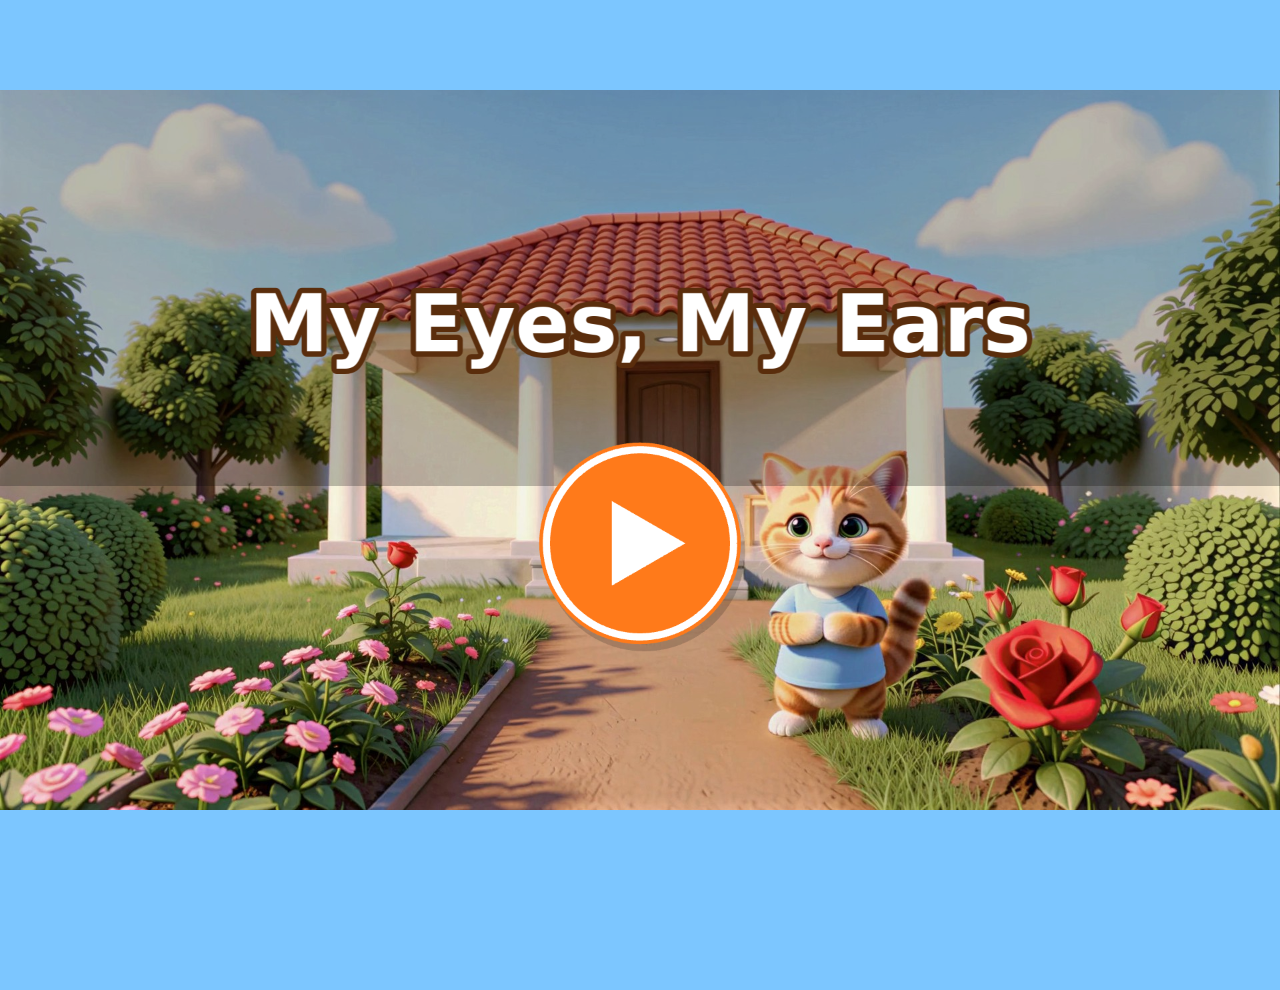
<file: ansubilla/my-eyes-my-ears/index.html>
<!doctype html>
<html lang="en">
  <head>
    <meta charset="utf-8" />
    <meta name="viewport" content="width=device-width, initial-scale=1, viewport-fit=cover, user-scalable=no" />
    <meta name="theme-color" content="#7cc6ff" />
    <title>My Eyes, My Ears: a Body Parts Game for Kids Aged 2 to 6</title>
    <meta name="description" content="Learn body parts with Ansu the kitten: touch his eyes, nose, ears, feet, whiskers and tail, bring him a rose and wash his hands, singing along. Ages 2 to 6.">
    <link rel="canonical" href="https://games.bytebunch.com/ansubilla/my-eyes-my-ears/">
    <link rel="alternate" hreflang="en" href="https://games.bytebunch.com/ansubilla/my-eyes-my-ears/">
    <link rel="alternate" hreflang="hi" href="https://games.bytebunch.com/ansubilla/meri-aankhein-mere-kaan/">
    <link rel="alternate" hreflang="x-default" href="https://games.bytebunch.com/ansubilla/my-eyes-my-ears/">
    <meta property="og:type" content="website">
    <meta property="og:title" content="My Eyes, My Ears: a Body Parts Game for Kids Aged 2 to 6">
    <meta property="og:locale" content="en_US">
    <meta property="og:site_name" content="ByteBunch Games">
    <meta property="og:description" content="Learn body parts with Ansu the kitten: touch his eyes, nose, ears, feet, whiskers and tail, bring him a rose and wash his hands, singing along. Ages 2 to 6.">
    <meta property="og:url" content="https://games.bytebunch.com/ansubilla/my-eyes-my-ears/">
    <meta property="og:image" content="https://games.bytebunch.com/ansubilla/images/my-eyes-my-ears.jpg">
    <meta name="twitter:card" content="summary_large_image">
    <script type="application/ld+json">{"@context":"https://schema.org","@type":"VideoGame","name":"My Eyes, My Ears","description":"Learn body parts with Ansu the kitten: touch his eyes, nose, ears, feet, whiskers and tail, bring him a rose and wash his hands, singing along. Ages 2 to 6.","url":"https://games.bytebunch.com/ansubilla/my-eyes-my-ears/","image":"https://games.bytebunch.com/ansubilla/images/my-eyes-my-ears.jpg","inLanguage":"en","gamePlatform":"Web browser","applicationCategory":"GameApplication","operatingSystem":"Any","audience":{"@type":"PeopleAudience","suggestedMinAge":2,"suggestedMaxAge":6},"publisher":{"@type":"Organization","name":"ByteBunch Games"}}</script>
    <style>html,body{touch-action:none;background:#7cc6ff;height:100%;margin:0;overflow:hidden}#game{width:100%;height:100%}#game canvas{display:block}.visually-hidden{clip:rect(0 0 0 0);white-space:nowrap;width:1px;height:1px;position:absolute;overflow:hidden}</style>
    <script type="module" crossorigin src="./assets/index-BkR16ig4.js"></script>
  </head>
  <body>
    <h1 class="visually-hidden">My Eyes, My Ears</h1>
    <noscript><p>Learn body parts with Ansu the kitten: touch his eyes, nose, ears, feet, whiskers and tail, bring him a rose and wash his hands, singing along. Ages 2 to 6.</p><p>This game needs JavaScript.</p></noscript>
    <div id="game"></div>
  </body>
</html>
</file>
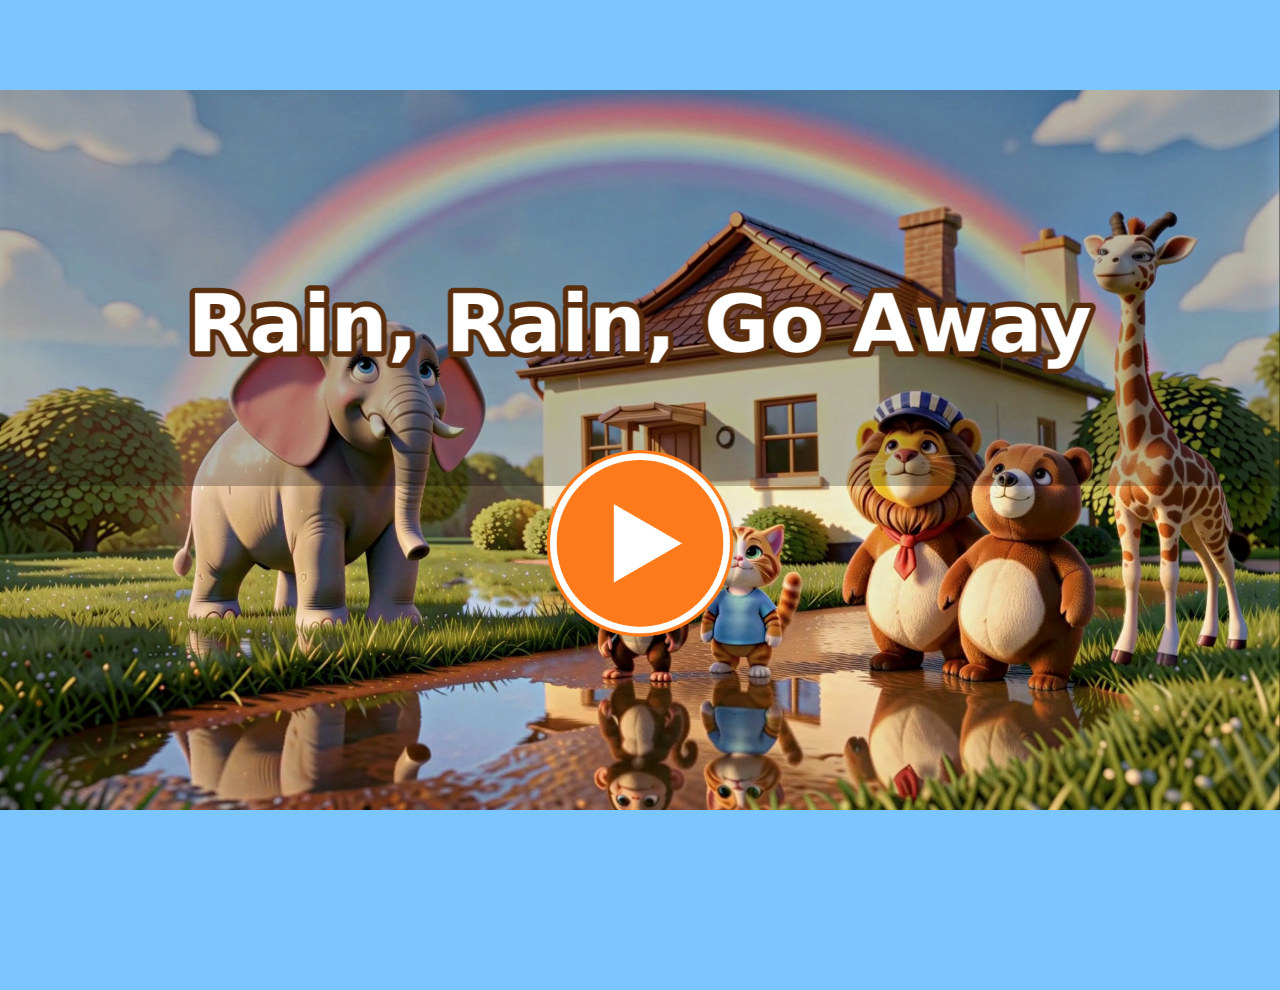
<file: ansubilla/rain-rain-go-away/index.html>
<!doctype html>
<html lang="en">
  <head>
    <meta charset="utf-8" />
    <meta name="viewport" content="width=device-width, initial-scale=1, viewport-fit=cover, user-scalable=no" />
    <meta name="theme-color" content="#7cc6ff" />
    <title>Rain, Rain, Go Away: a Rainy-Day Game for Kids Aged 2 to 6</title>
    <meta name="description" content="Play in the rain with Ansu the kitten: catch the raindrops, chase the clouds away, bring out the rainbow and sail his paper boat, singing along. Ages 2 to 6.">
    <link rel="canonical" href="https://games.bytebunch.com/ansubilla/rain-rain-go-away/">
    <link rel="alternate" hreflang="en" href="https://games.bytebunch.com/ansubilla/rain-rain-go-away/">
    <link rel="alternate" hreflang="hi" href="https://games.bytebunch.com/ansubilla/baarish-baarish-jaao-na/">
    <link rel="alternate" hreflang="x-default" href="https://games.bytebunch.com/ansubilla/rain-rain-go-away/">
    <meta property="og:type" content="website">
    <meta property="og:title" content="Rain, Rain, Go Away: a Rainy-Day Game for Kids Aged 2 to 6">
    <meta property="og:locale" content="en_US">
    <meta property="og:site_name" content="ByteBunch Games">
    <meta property="og:description" content="Play in the rain with Ansu the kitten: catch the raindrops, chase the clouds away, bring out the rainbow and sail his paper boat, singing along. Ages 2 to 6.">
    <meta property="og:url" content="https://games.bytebunch.com/ansubilla/rain-rain-go-away/">
    <meta property="og:image" content="https://games.bytebunch.com/ansubilla/images/rain-rain-go-away.jpg">
    <meta name="twitter:card" content="summary_large_image">
    <script type="application/ld+json">{"@context":"https://schema.org","@type":"VideoGame","name":"Rain, Rain, Go Away","description":"Play in the rain with Ansu the kitten: catch the raindrops, chase the clouds away, bring out the rainbow and sail his paper boat, singing along. Ages 2 to 6.","url":"https://games.bytebunch.com/ansubilla/rain-rain-go-away/","image":"https://games.bytebunch.com/ansubilla/images/rain-rain-go-away.jpg","inLanguage":"en","gamePlatform":"Web browser","applicationCategory":"GameApplication","operatingSystem":"Any","audience":{"@type":"PeopleAudience","suggestedMinAge":2,"suggestedMaxAge":6},"publisher":{"@type":"Organization","name":"ByteBunch Games"}}</script>
    <style>html,body{touch-action:none;background:#7cc6ff;height:100%;margin:0;overflow:hidden}#game{width:100%;height:100%}#game canvas{display:block}.visually-hidden{clip:rect(0 0 0 0);white-space:nowrap;width:1px;height:1px;position:absolute;overflow:hidden}</style>
    <script type="module" crossorigin src="./assets/index-BkR16ig4.js"></script>
  </head>
  <body>
    <h1 class="visually-hidden">Rain, Rain, Go Away</h1>
    <noscript><p>Play in the rain with Ansu the kitten: catch the raindrops, chase the clouds away, bring out the rainbow and sail his paper boat, singing along. Ages 2 to 6.</p><p>This game needs JavaScript.</p></noscript>
    <div id="game"></div>
  </body>
</html>
</file>
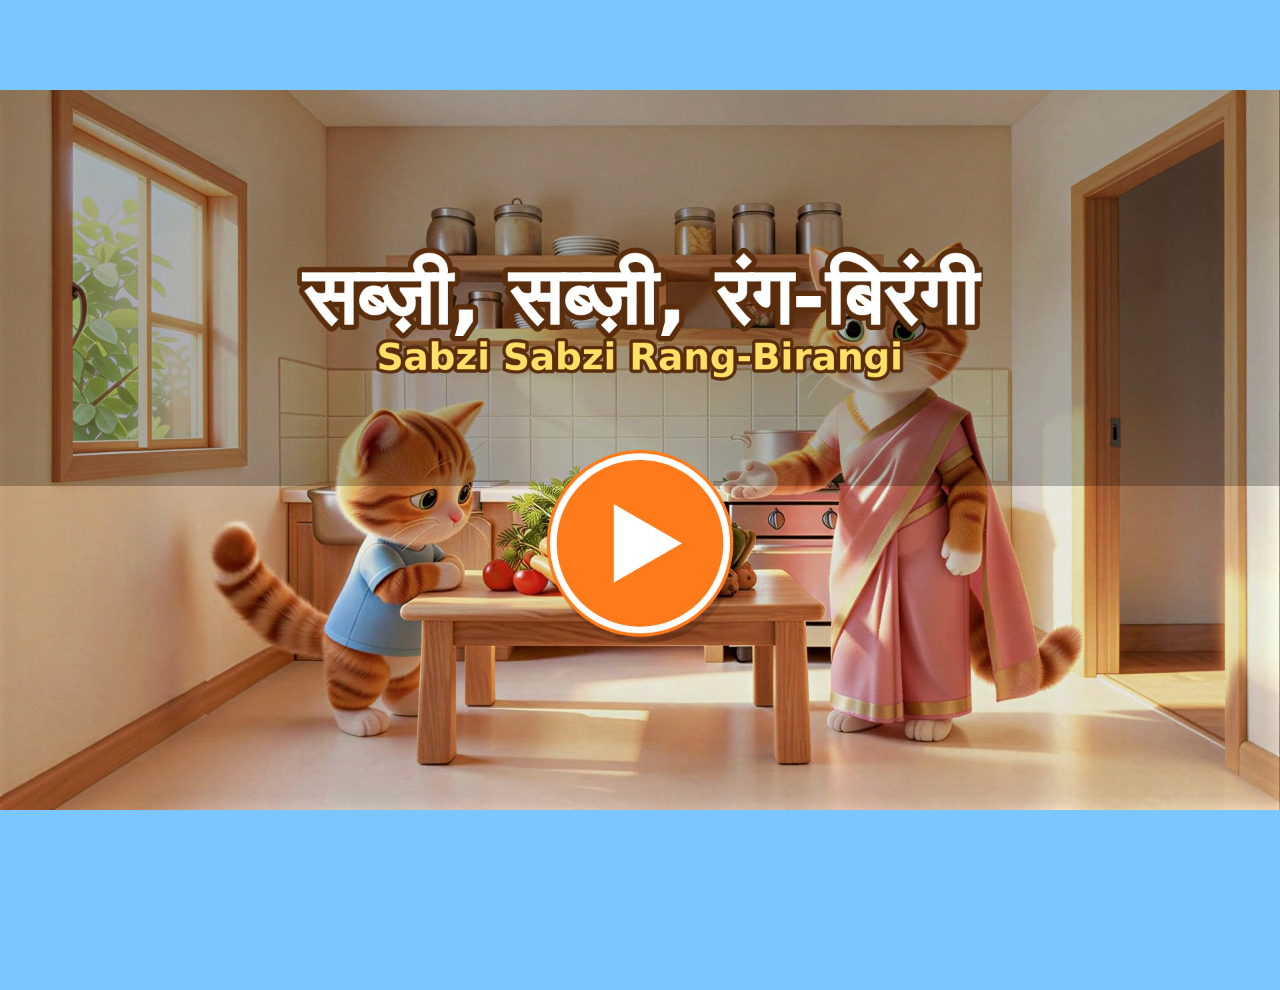
<file: ansubilla/sabzi-sabzi-rang-birangi/index.html>
<!doctype html>
<html lang="hi">
  <head>
    <meta charset="utf-8" />
    <meta name="viewport" content="width=device-width, initial-scale=1, viewport-fit=cover, user-scalable=no" />
    <meta name="theme-color" content="#7cc6ff" />
    <title>सब्ज़ी, सब्ज़ी, रंग-बिरंगी (Sabzi Sabzi Rang-Birangi): सब्ज़ियों का खेल</title>
    <meta name="description" content="अंसु बिल्ला के साथ खेलो: गाजर, टमाटर, बैंगन और फूलगोभी छू कर पहचानो, शिमला मिर्च धोओ, आलू रगड़ो और अंसु को सब्ज़ी खिलाओ, गाने के साथ! 2 से 6 साल के बच्चों के लिए।">
    <link rel="canonical" href="https://games.bytebunch.com/ansubilla/sabzi-sabzi-rang-birangi/">
    <link rel="alternate" hreflang="hi" href="https://games.bytebunch.com/ansubilla/sabzi-sabzi-rang-birangi/">
    <link rel="alternate" hreflang="en" href="https://games.bytebunch.com/ansubilla/ansu-eats-his-veggies/">
    <link rel="alternate" hreflang="x-default" href="https://games.bytebunch.com/ansubilla/ansu-eats-his-veggies/">
    <meta property="og:type" content="website">
    <meta property="og:title" content="सब्ज़ी, सब्ज़ी, रंग-बिरंगी (Sabzi Sabzi Rang-Birangi): सब्ज़ियों का खेल">
    <meta property="og:locale" content="hi_IN">
    <meta property="og:site_name" content="ByteBunch Games">
    <meta property="og:description" content="अंसु बिल्ला के साथ खेलो: गाजर, टमाटर, बैंगन और फूलगोभी छू कर पहचानो, शिमला मिर्च धोओ, आलू रगड़ो और अंसु को सब्ज़ी खिलाओ, गाने के साथ! 2 से 6 साल के बच्चों के लिए।">
    <meta property="og:url" content="https://games.bytebunch.com/ansubilla/sabzi-sabzi-rang-birangi/">
    <meta property="og:image" content="https://games.bytebunch.com/ansubilla/images/sabzi-sabzi-rang-birangi.jpg">
    <meta name="twitter:card" content="summary_large_image">
    <script type="application/ld+json">{"@context":"https://schema.org","@type":"VideoGame","name":"सब्ज़ी, सब्ज़ी, रंग-बिरंगी · Sabzi Sabzi Rang-Birangi","description":"अंसु बिल्ला के साथ खेलो: गाजर, टमाटर, बैंगन और फूलगोभी छू कर पहचानो, शिमला मिर्च धोओ, आलू रगड़ो और अंसु को सब्ज़ी खिलाओ, गाने के साथ! 2 से 6 साल के बच्चों के लिए।","url":"https://games.bytebunch.com/ansubilla/sabzi-sabzi-rang-birangi/","image":"https://games.bytebunch.com/ansubilla/images/sabzi-sabzi-rang-birangi.jpg","inLanguage":"hi","gamePlatform":"Web browser","applicationCategory":"GameApplication","operatingSystem":"Any","audience":{"@type":"PeopleAudience","suggestedMinAge":2,"suggestedMaxAge":6},"publisher":{"@type":"Organization","name":"ByteBunch Games"}}</script>
    <style>html,body{touch-action:none;background:#7cc6ff;height:100%;margin:0;overflow:hidden}#game{width:100%;height:100%}#game canvas{display:block}.visually-hidden{clip:rect(0 0 0 0);white-space:nowrap;width:1px;height:1px;position:absolute;overflow:hidden}</style>
    <script type="module" crossorigin src="./assets/index-BkR16ig4.js"></script>
  </head>
  <body>
    <h1 class="visually-hidden">सब्ज़ी, सब्ज़ी, रंग-बिरंगी · Sabzi Sabzi Rang-Birangi</h1>
    <noscript><p>अंसु बिल्ला के साथ खेलो: गाजर, टमाटर, बैंगन और फूलगोभी छू कर पहचानो, शिमला मिर्च धोओ, आलू रगड़ो और अंसु को सब्ज़ी खिलाओ, गाने के साथ! 2 से 6 साल के बच्चों के लिए।</p><p>This game needs JavaScript.</p></noscript>
    <div id="game"></div>
  </body>
</html>
</file>
<file: assets/site.css>
/* games.bytebunch.com: one look for every page (the home of all games, and each friend's own page).
   Everything is served from this site: no fonts, scripts or trackers from anywhere else (children use it). */

@font-face {
  font-family: "Baloo 2";
  font-style: normal;
  font-weight: 400 800;
  font-display: swap;
  src: url("fonts/baloo2-latin.woff2") format("woff2");
  unicode-range: U+0000-00FF, U+0131, U+0152-0153, U+02BB-02BC, U+02C6, U+02DA, U+02DC, U+0304, U+0308, U+0329,
    U+2000-206F, U+20AC, U+2122, U+2191, U+2193, U+2212, U+2215, U+FEFF, U+FFFD;
}
@font-face {
  font-family: "Baloo 2";
  font-style: normal;
  font-weight: 400 800;
  font-display: swap;
  src: url("fonts/baloo2-devanagari.woff2") format("woff2");
  unicode-range: U+0900-097F, U+1CD0-1CF4, U+1CF7-1CF9, U+200C-200D, U+20A8, U+20B9, U+20F0, U+25CC, U+A830-A839,
    U+A8E0-A8FF, U+11B00-11B0A;
}

:root {
  --sun: #ffd84d;
  --sun-soft: #fff1a8;
  --sun-deep: #ffbe3b;
  --cream: #fffaf0;
  --brown: #5a2d0c;
  --brown-soft: #8a5a33;
  --ink: #3d2614;
  --orange: #ff7a1a;
  --orange-press: #d95f05;
  --sky: #5ab4ec;
  --sky-press: #2f8fcc;
  --leaf: #2f8f46;
  --white: #ffffff;
  --line: rgba(90, 45, 12, 0.14);
  --shadow: 0 2px 0 rgba(90, 45, 12, 0.06), 0 18px 40px -12px rgba(90, 45, 12, 0.28);
  --radius-lg: 32px;
  --radius: 22px;
  --font: "Baloo 2", ui-rounded, "Arial Rounded MT Bold", system-ui, -apple-system, "Segoe UI", Roboto, sans-serif;
  color-scheme: light;
}

*, *::before, *::after { box-sizing: border-box; }
html { -webkit-text-size-adjust: 100%; scroll-behavior: smooth; }
body {
  margin: 0;
  min-height: 100vh;
  font-family: var(--font);
  font-size: 1.0625rem;
  line-height: 1.5;
  color: var(--ink);
  background-color: var(--sun);
  /* one picture over the whole page (not fixed: a fixed background ends in a band on long pages and on phones) */
  background-image:
    radial-gradient(720px 340px at 8% 0, rgba(255, 255, 255, 0.8), transparent 70%),
    radial-gradient(560px 280px at 92% 80px, rgba(255, 255, 255, 0.55), transparent 70%),
    linear-gradient(180deg, var(--sun-soft) 0, var(--sun) 560px, var(--sun) 70%, var(--sun-deep) 100%);
  -webkit-font-smoothing: antialiased;
}
img { max-width: 100%; height: auto; display: block; }
a { color: inherit; }
h1, h2, h3, .soon { text-wrap: balance; }
p, .facts span { text-wrap: pretty; }
:focus-visible { outline: 4px solid var(--brown); outline-offset: 4px; border-radius: 12px; }

.wrap { width: 100%; max-width: 1080px; margin: 0 auto; padding: 0 20px; }
.visually-hidden {
  position: absolute !important; width: 1px; height: 1px; overflow: hidden; clip: rect(0 0 0 0); white-space: nowrap;
}

/* the bar at the top */
.topbar { display: flex; align-items: center; justify-content: space-between; gap: 12px; padding-top: 22px; padding-bottom: 6px; }
.brand { display: inline-flex; align-items: center; gap: 12px; min-height: 44px; text-decoration: none; color: var(--brown); }
.brand-mark { width: 44px; height: 44px; flex: none; border-radius: 14px; box-shadow: 0 4px 0 rgba(90, 45, 12, 0.25); }
.brand-name { font-weight: 800; font-size: 1.3rem; line-height: 1; letter-spacing: -0.01em; white-space: nowrap; }
.brand-name small { display: block; font-size: 0.8rem; font-weight: 600; color: var(--brown-soft); letter-spacing: 0; margin-top: 4px; }
.back {
  display: inline-flex; align-items: center; gap: 8px;
  min-height: 44px; padding: 10px 18px 10px 14px; border-radius: 999px;
  background: rgba(255, 255, 255, 0.7); color: var(--brown);
  font-weight: 700; text-decoration: none; white-space: nowrap;
  box-shadow: 0 3px 0 rgba(90, 45, 12, 0.15);
}
.back:hover { background: var(--white); }
.back svg { width: 18px; height: 18px; }

/* the big words at the top of a page */
.hero { text-align: center; padding-top: 48px; padding-bottom: 44px; }
.hero h1 {
  margin: 0 auto; max-width: 13em;
  font-size: clamp(2.6rem, 7.4vw, 4.75rem); line-height: 1.02; font-weight: 800; letter-spacing: -0.02em;
  color: var(--brown);
}
.hero h1 em { font-style: normal; color: var(--orange); }
.hero .lead { margin: 18px auto 0; max-width: 32em; font-size: clamp(1.1rem, 2.4vw, 1.3rem); font-weight: 500; color: var(--brown); }
.chips { display: flex; flex-wrap: wrap; justify-content: center; gap: 10px; margin: 24px 0 0; padding: 0; list-style: none; }
.chip {
  display: inline-flex; align-items: center; gap: 8px;
  padding: 6px 16px; border-radius: 999px;
  background: rgba(255, 255, 255, 0.72); color: var(--brown);
  font-weight: 700; font-size: 0.98rem;
}
.chip svg { width: 18px; height: 18px; flex: none; }

.section { padding-top: 8px; padding-bottom: 28px; }
/* games one under the other on a friend's page */
.card + .card { margin-top: 24px; }
.section-head { display: flex; align-items: baseline; justify-content: space-between; gap: 12px; margin: 0 0 18px; }
.section-head h1, .section-head h2 { margin: 0; font-size: clamp(1.5rem, 3.4vw, 1.9rem); font-weight: 800; color: var(--brown); letter-spacing: -0.01em; }

/* a card you can open (a friend on the home page) */
.card {
  position: relative;
  display: grid; grid-template-columns: minmax(0, 1fr);
  background: var(--white); border-radius: var(--radius-lg); overflow: hidden;
  box-shadow: var(--shadow);
}
/* the picture sits in the white card with a frame round it, so a sunny picture doesn't melt into the sunny page */
.card-media { position: relative; padding: 12px 12px 0; }
.card-media img { width: 100%; height: 100%; object-fit: cover; border-radius: calc(var(--radius-lg) - 10px); }
.card-body { display: flex; flex-direction: column; gap: 10px; padding: 24px 26px 28px; }
.eyebrow { margin: 0; font-size: 0.95rem; font-weight: 700; color: var(--brown-soft); letter-spacing: 0.02em; }
.card h3 { margin: 0; font-size: clamp(1.8rem, 4vw, 2.4rem); line-height: 1.05; font-weight: 800; color: var(--brown); letter-spacing: -0.01em; }
.card .hi { font-size: 1.25rem; font-weight: 700; color: var(--brown-soft); line-height: 1.3; }
.card p { margin: 0; font-size: 1.1rem; color: var(--ink); }
.card .actions { display: flex; flex-wrap: wrap; gap: 12px; margin-top: 8px; }

.card.link { text-decoration: none; transition: transform 0.18s ease, box-shadow 0.18s ease; }
.card.link:hover { transform: translateY(-4px); box-shadow: 0 2px 0 rgba(90, 45, 12, 0.06), 0 26px 50px -14px rgba(90, 45, 12, 0.35); }
.card.link:focus-visible { outline-offset: 6px; border-radius: var(--radius-lg); }

@media (min-width: 760px) {
  .card.wide { grid-template-columns: minmax(0, 5fr) minmax(0, 6fr); align-items: stretch; }
  .card.wide .card-body { padding: 36px 40px; justify-content: center; }
  .card.wide .card-media { min-height: 100%; padding: 14px 0 14px 14px; }
}

/* buttons: big and round, for small fingers */
.button {
  display: inline-flex; align-items: center; justify-content: center; gap: 10px;
  min-height: 56px; padding: 10px 26px 10px 20px; border-radius: 999px;
  font: inherit; font-weight: 800; font-size: 1.2rem; line-height: 1.1; text-decoration: none;
  color: var(--white); background: var(--orange);
  box-shadow: 0 5px 0 var(--orange-press);
  transition: transform 0.1s ease, box-shadow 0.1s ease;
}
.button:hover { filter: brightness(1.05); }
.button:active { transform: translateY(4px); box-shadow: 0 1px 0 var(--orange-press); }
.button.sky { background: var(--sky); box-shadow: 0 5px 0 var(--sky-press); }
.button.sky:active { box-shadow: 0 1px 0 var(--sky-press); }
.button .tri { width: 0; height: 0; border-left: 15px solid currentColor; border-top: 10px solid transparent; border-bottom: 10px solid transparent; margin-left: 2px; }
.button small { display: block; font-size: 0.8rem; font-weight: 600; opacity: 0.9; }
.button.fake { pointer-events: none; }

/* where the next card will be */
.soon {
  display: flex; align-items: center; justify-content: center; gap: 14px; text-align: center;
  margin-top: 20px; padding: 22px 24px; border-radius: var(--radius);
  border: 3px dashed rgba(90, 45, 12, 0.3); color: var(--brown); font-weight: 700; font-size: 1.1rem;
}
.soon svg { width: 28px; height: 28px; flex: none; }

/* for grown-ups */
.parents {
  margin: 20px 0 36px; padding: 28px; border-radius: var(--radius-lg);
  background: var(--cream); box-shadow: 0 2px 0 rgba(90, 45, 12, 0.06);
}
.parents h2 { margin: 0 0 16px; font-size: 1.35rem; font-weight: 800; color: var(--brown); }
.facts { display: grid; grid-template-columns: repeat(auto-fit, minmax(min(100%, 210px), 1fr)); gap: 14px 22px; margin: 0; padding: 0; list-style: none; }
.facts li { display: flex; gap: 12px; align-items: flex-start; }
.facts .icon {
  width: 40px; height: 40px; flex: none; border-radius: 12px;
  display: grid; place-items: center; background: var(--sun-soft); color: var(--brown);
}
.facts .icon svg { width: 22px; height: 22px; }
.facts strong { display: block; color: var(--brown); font-size: 1.05rem; line-height: 1.25; }
.facts span { display: block; font-size: 0.98rem; color: var(--brown-soft); line-height: 1.35; margin-top: 2px; }

/* a friend's banner */
.banner { margin: 18px 0 30px; border-radius: var(--radius-lg); overflow: hidden; box-shadow: var(--shadow); background: #dfeef7; }
.banner img { width: 100%; aspect-ratio: 1400 / 383; object-fit: cover; }

.meta { display: flex; flex-wrap: wrap; gap: 8px; margin: 2px 0 2px; padding: 0; list-style: none; }
.meta li { padding: 4px 12px; border-radius: 999px; background: var(--sun-soft); color: var(--brown); font-weight: 700; font-size: 0.92rem; }

.footer { padding-top: 6px; padding-bottom: 34px; text-align: center; color: var(--brown); font-weight: 600; font-size: 0.98rem; }
.footer a { font-weight: 800; text-decoration-thickness: 2px; text-underline-offset: 3px; }

@media (max-width: 520px) {
  .wrap { padding: 0 16px; }
  .hero { padding-top: 34px; padding-bottom: 32px; }
  .card-body { padding: 20px 20px 24px; }
  .card .actions { flex-direction: column; }
  .card .actions .button { width: 100%; }
  .parents { padding: 22px 20px; }
  .brand-name small { display: none; }
  .brand { gap: 10px; }
  .brand-mark { width: 38px; height: 38px; border-radius: 12px; }
  .brand-name { font-size: 1.12rem; }
  .back { padding: 8px 14px 8px 10px; font-size: 0.95rem; gap: 6px; }
}

/* Ansu's channels, for grown-ups (Ansu's page). */
.watch-lead { margin: 0 0 16px; font-size: 1.05rem; color: var(--ink); }
.watch-actions { display: flex; flex-wrap: wrap; gap: 12px; }
.follow { display: flex; flex-wrap: wrap; gap: 6px 18px; margin: 20px 0 0; padding: 0; list-style: none; font-weight: 700; color: var(--brown-soft); }
.follow a { color: var(--brown); font-weight: 800; text-decoration-thickness: 2px; text-underline-offset: 3px; }
@media (max-width: 520px) {
  .watch-actions { flex-direction: column; }
  .watch-actions .button { width: 100%; }
}

@media (prefers-reduced-motion: reduce) {
  html { scroll-behavior: auto; }
  .card.link, .button { transition: none; }
  .card.link:hover { transform: none; }
}
</file>
